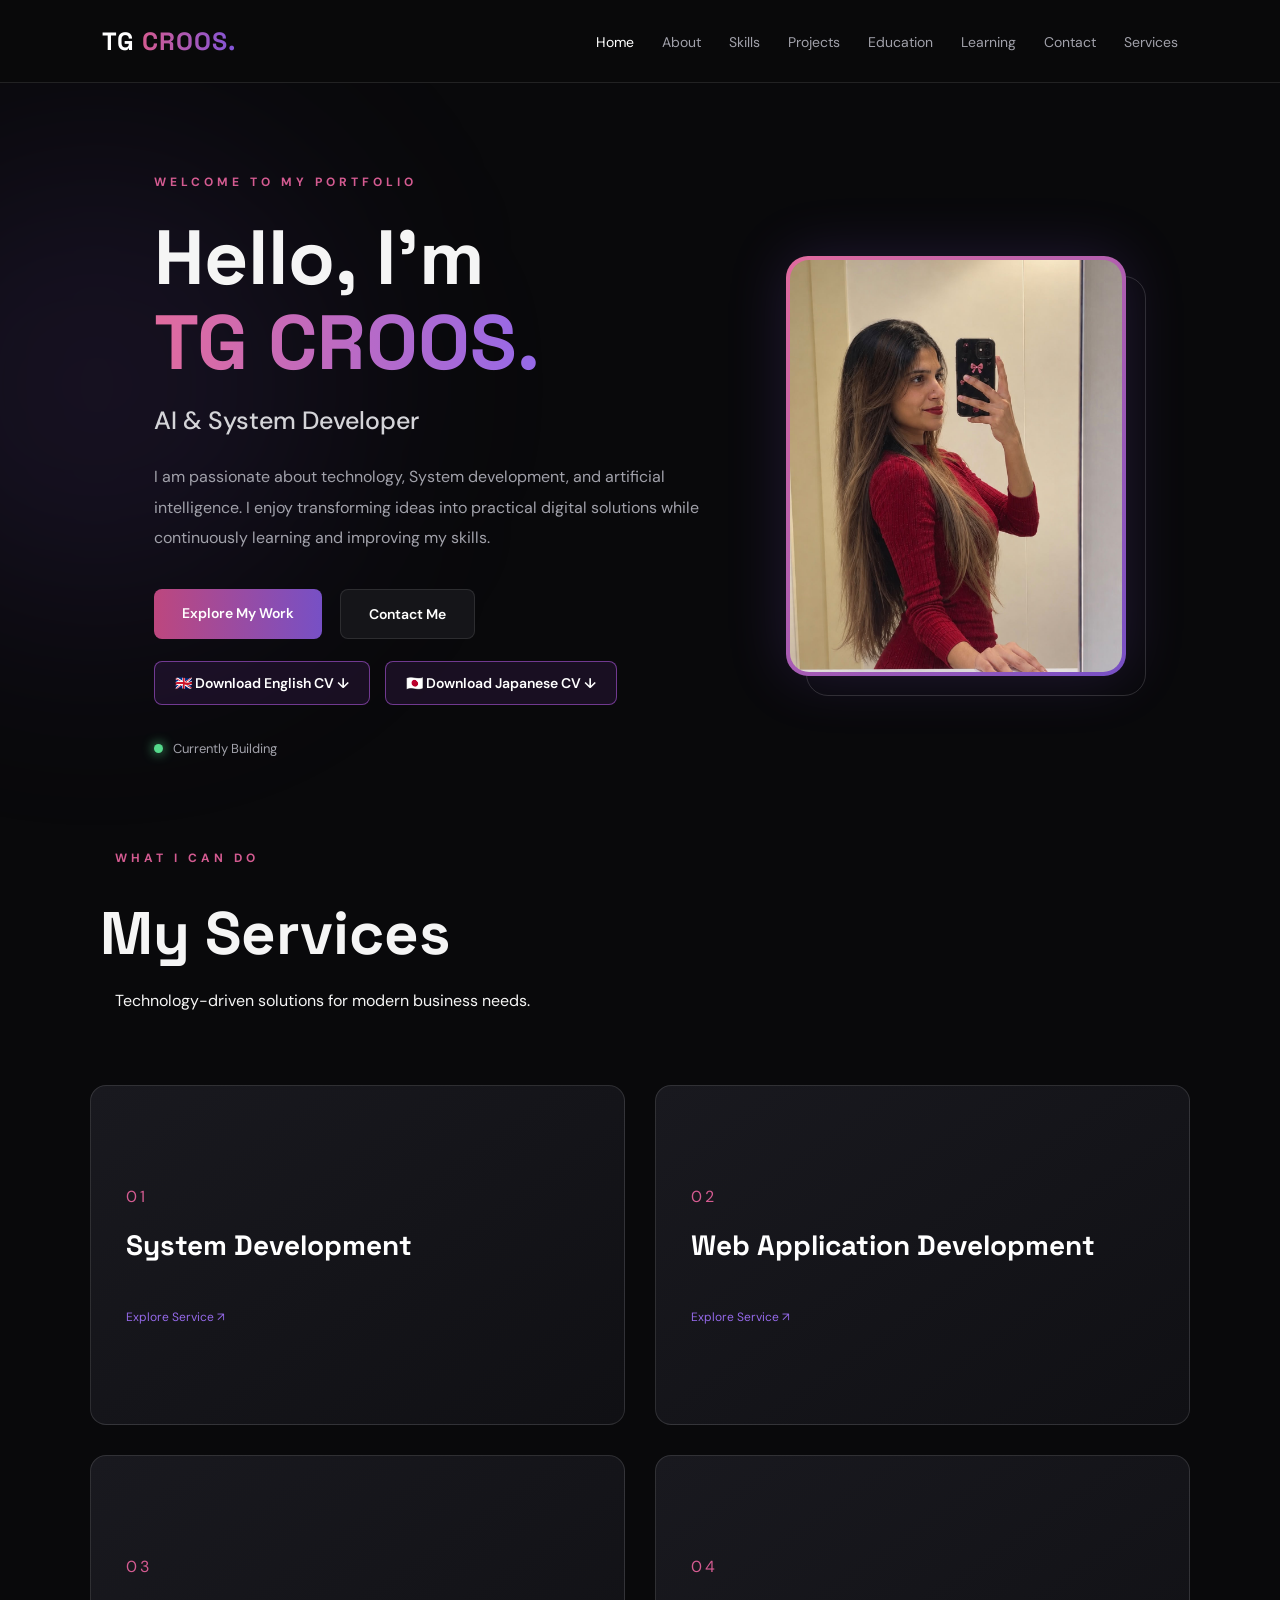
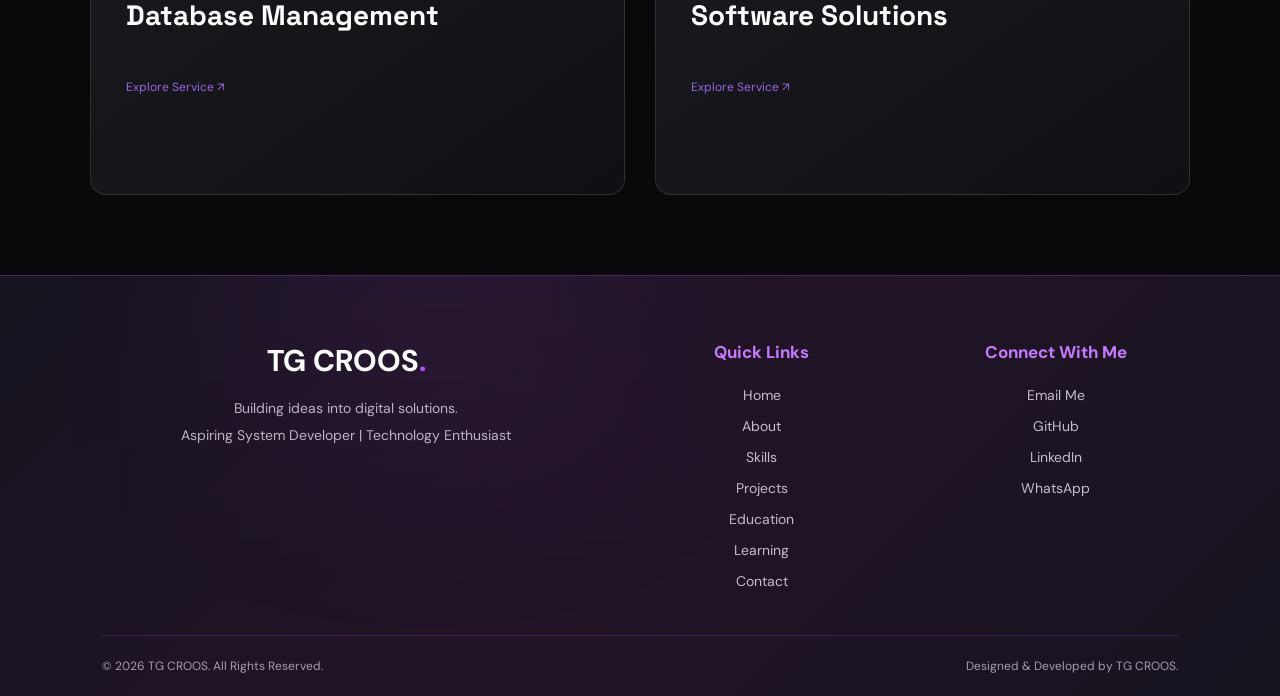
<file: index.html>
<!DOCTYPE html>
<html lang="en">
<head>
    <meta charset="UTF-8">
    <meta name="viewport" content="width=device-width, initial-scale=1.0">

    <title>TG CROOS | AI & Software Developer</title>

    <link rel="stylesheet" href="style.css">
</head>

<body>

    <!-- Navigation -->
    <header class="header">
        <nav class="navbar">

            <a href="index.html" class="logo">TG <span>CROOS.</span></a>

            <ul class="nav-links">
                <li><a href="index.html" class="active">Home</a></li>
                <li><a href="about.html">About</a></li>
                <li><a href="skills.html">Skills</a></li>
                <li><a href="projects.html">Projects</a></li>
                <li><a href="education.html">Education</a></li>
                <li><a href="certifications.html">Learning</a></li>
                <li><a href="contact.html">Contact</a></li>
                <li><a href="#services">Services</a></li>
            </ul>

        </nav>
    </header>


    <!-- Hero Section -->
    <main>

        <section class="hero">

            <div class="hero-content">

                <p class="hero-label">
                    WELCOME TO MY PORTFOLIO
                </p>

                <h1>
                    Hello, I'm <br>
                    <span>TG CROOS.</span>
                </h1>

                <h2>AI & System Developer</h2>

                <p class="hero-description">
                    I am passionate about technology, System
                    development, and artificial intelligence.
                    I enjoy transforming ideas into practical
                    digital solutions while continuously
                    learning and improving my skills.
                </p>

                <div class="hero-buttons">

    <a href="projects.html" class="btn primary-btn">
        Explore My Work
    </a>

    <a href="contact.html" class="btn secondary-btn">
        Contact Me
    </a>

</div>

<div class="cv-buttons">

    <a href="CV_English.pdf" download="TG_CROOS_English_CV.pdf">
        🇬🇧 Download English CV ↓
    </a>

    <a href="CV_Japanese.pdf" download="TG_CROOS_Japanese_CV.pdf">
        🇯🇵 Download Japanese CV ↓
    </a>

</div>
                <div class="hero-status">
                    <span class="status-dot"></span>
                    Currently Building
                </div>

            </div>


            <div class="hero-image">

                <div class="image-frame">
                    <img src="indexphoto.jpeg" alt="TG CROOS Profile">
                </div>

                <div class="image-decoration"></div>

            </div>

        </section>
        <!-- Services Section -->
<section class="services" id="services">

    <div class="section-heading">
        <p class="hero-label">WHAT I CAN DO</p>
        <h2>My <span>Services</span></h2>
        <p>Technology-driven solutions for modern business needs.</p>
    </div>

    <div class="services-container">

        <div class="service-card">

    <div class="service-card-inner">

        <!-- Front Side -->
        <div class="service-front">
            <span class="service-number">01</span>
            <h3>System Development</h3>
            <span class="flip-hint">Explore Service ↗</span>
        </div>

        <!-- Back Side -->
        <div class="service-back">
            <h3>System Development</h3>

            <p>
                Creating practical software systems
                to simplify business operations and
                improve productivity.
            </p>

            <ul class="service-points">
                <li>Custom System Development</li>
                <li>Business Process Automation</li>
                <li>User-Friendly Interfaces</li>
                <li>Workflow Optimization</li>
            </ul>
        </div>

    </div>

</div>

    <div class="service-card">
        <div class="service-card-inner">

    <!-- Front Side -->
    <div class="service-front">
        <span class="service-number">02</span>
        <h3>Web Application Development</h3>
        <span class="flip-hint">Explore Service ↗</span>
    </div>

    <!-- Back Side -->
    <div class="service-back">
        <h3>Web Application Development</h3>

        <p>
            Building modern and responsive web applications
            that provide smooth user experiences and
            practical digital solutions.
        </p>

        <ul class="service-points">
            <li>Responsive Website Development</li>
            <li>Front-End & Back-End Development</li>
            <li>User Authentication</li>
            <li>Interactive Web Features</li>
        </ul>
    </div>

</div>
    </div>

    <div class="service-card">
        <div class="service-card-inner">

    <!-- Front Side -->
    <div class="service-front">
        <span class="service-number">03</span>
        <h3>Database Management</h3>
        <span class="flip-hint">Explore Service ↗</span>
    </div>

    <!-- Back Side -->
    <div class="service-back">
        <h3>Database Management</h3>

        <p>
            Organizing and managing data efficiently
            to ensure secure storage, easy access,
            and reliable information management.
        </p>

        <ul class="service-points">
            <li>Database Design & Structure</li>
            <li>SQL & Oracle Database</li>
            <li>Data Storage & Retrieval</li>
            <li>Data Management</li>
        </ul>
    </div>

</div>
    </div>

    <div class="service-card">
        <div class="service-card-inner">

    <!-- Front Side -->
    <div class="service-front">
        <span class="service-number">04</span>
        <h3>Software Solutions</h3>
        <span class="flip-hint">Explore Service ↗</span>
    </div>

    <!-- Back Side -->
    <div class="service-back">
        <h3>Software Solutions</h3>

        <p>
            Developing technology-driven solutions
            to solve real-world problems and
            improve business efficiency.
        </p>

        <ul class="service-points">
            <li>Custom Software Solutions</li>
            <li>Problem-Solving Through Programming</li>
            <li>Business-Focused Digital Tools</li>
            <li>Software Improvement & Optimization</li>
        </ul>
    </div>

</div>
    </div>

</div>

</section>
    </main>

    <script src="script.js"></script>
<footer class="footer">
    <div class="footer-container">

        <div class="footer-brand">
            <h2>TG CROOS<span>.</span></h2>
            <p>Building ideas into digital solutions.</p>
            <p>Aspiring System Developer | Technology Enthusiast</p>
        </div>

        <div class="footer-links">
            <h3>Quick Links</h3>
            <a href="index.html">Home</a>
            <a href="about.html">About</a>
            <a href="skills.html">Skills</a>
            <a href="projects.html">Projects</a>
            <a href="education.html">Education</a>
            <a href="learning.html">Learning</a>
            <a href="contact.html">Contact</a>
        </div>

        <div class="footer-contact">
            <h3>Connect With Me</h3>
            <a href="mailto:tgimhani88@gmail.com">Email Me</a>
            <a href="https://github.com/P2A-THARUSHIKA" target="_blank">GitHub</a>
            <a href="https://www.linkedin.com/in/tharushika-gimhani-279110413/" target="_blank">LinkedIn</a>
            <a href="https://wa.me/819098455620" target="_blank">WhatsApp</a>
        </div>

    </div>

    <div class="footer-bottom">
        <p>© 2026 TG CROOS. All Rights Reserved.</p>
        <p>Designed & Developed by TG CROOS.</p>
    </div>
</footer>
</body>
</html>
</file>
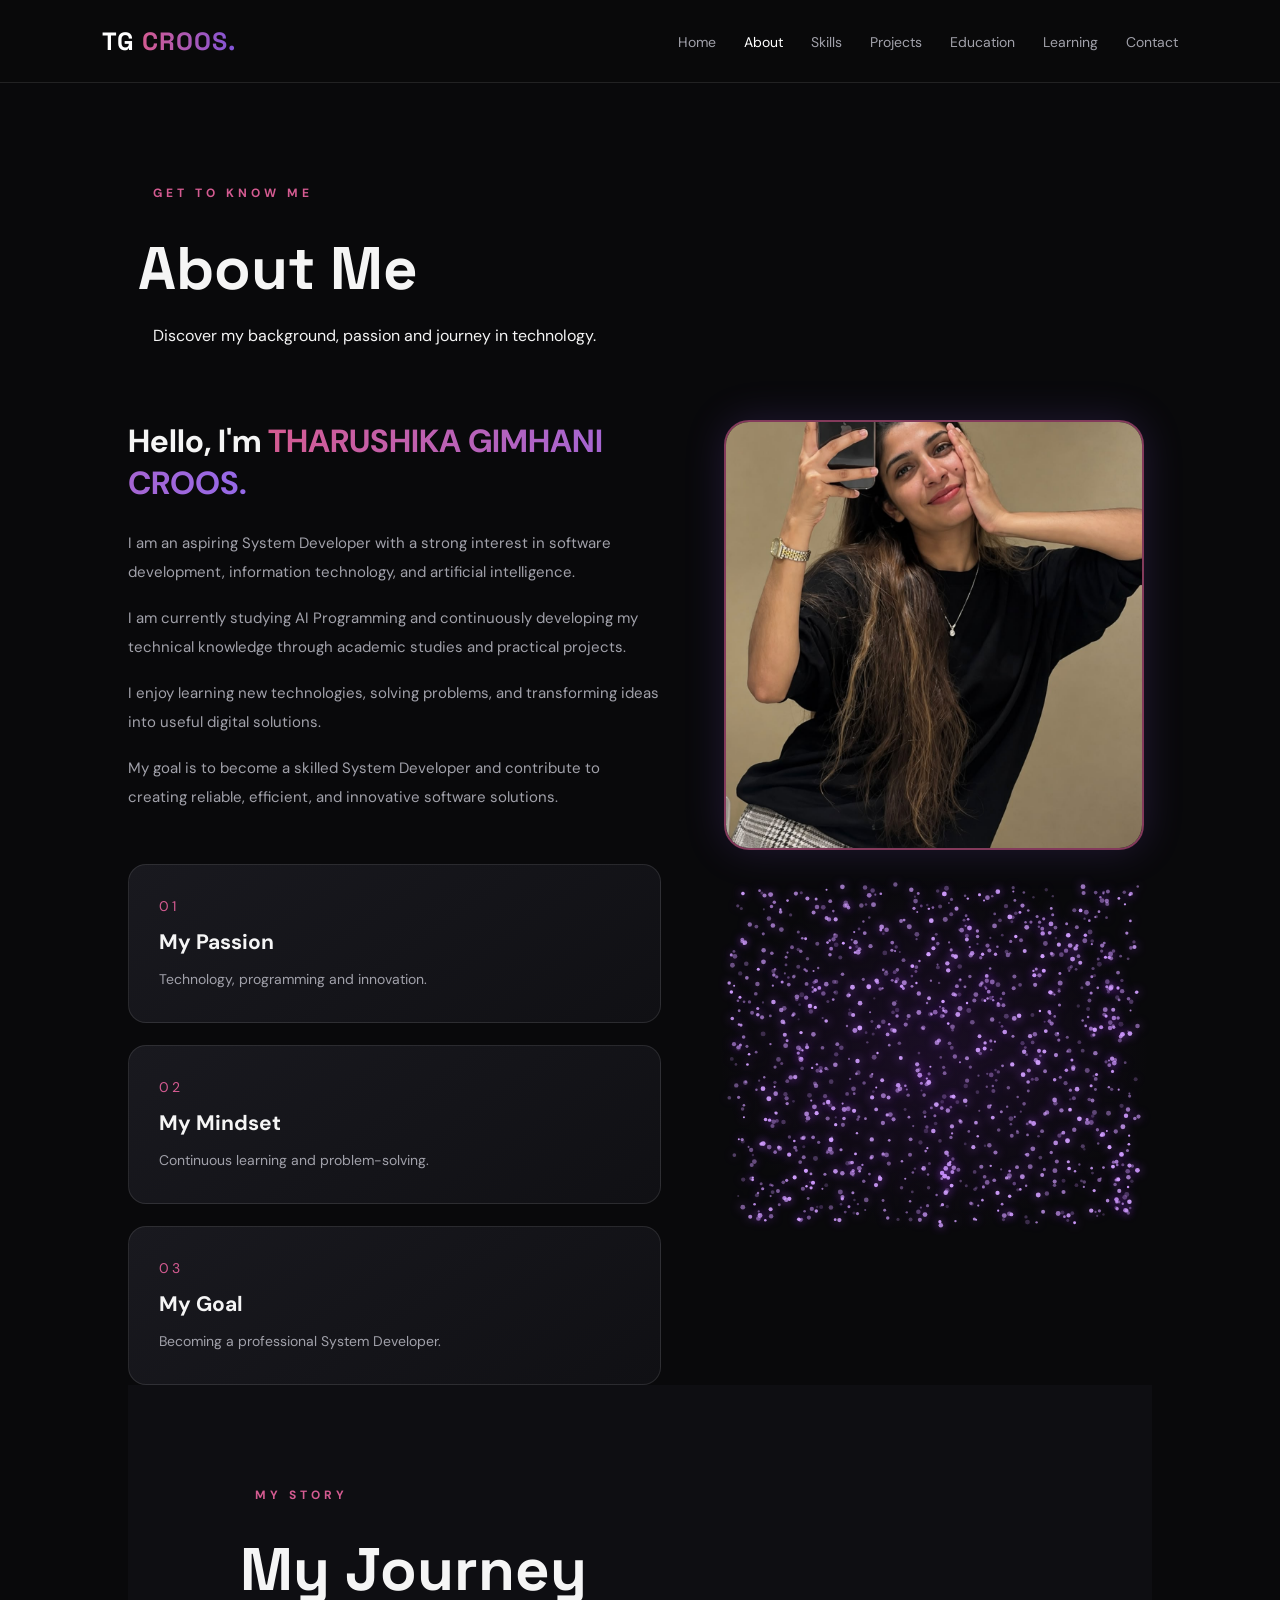
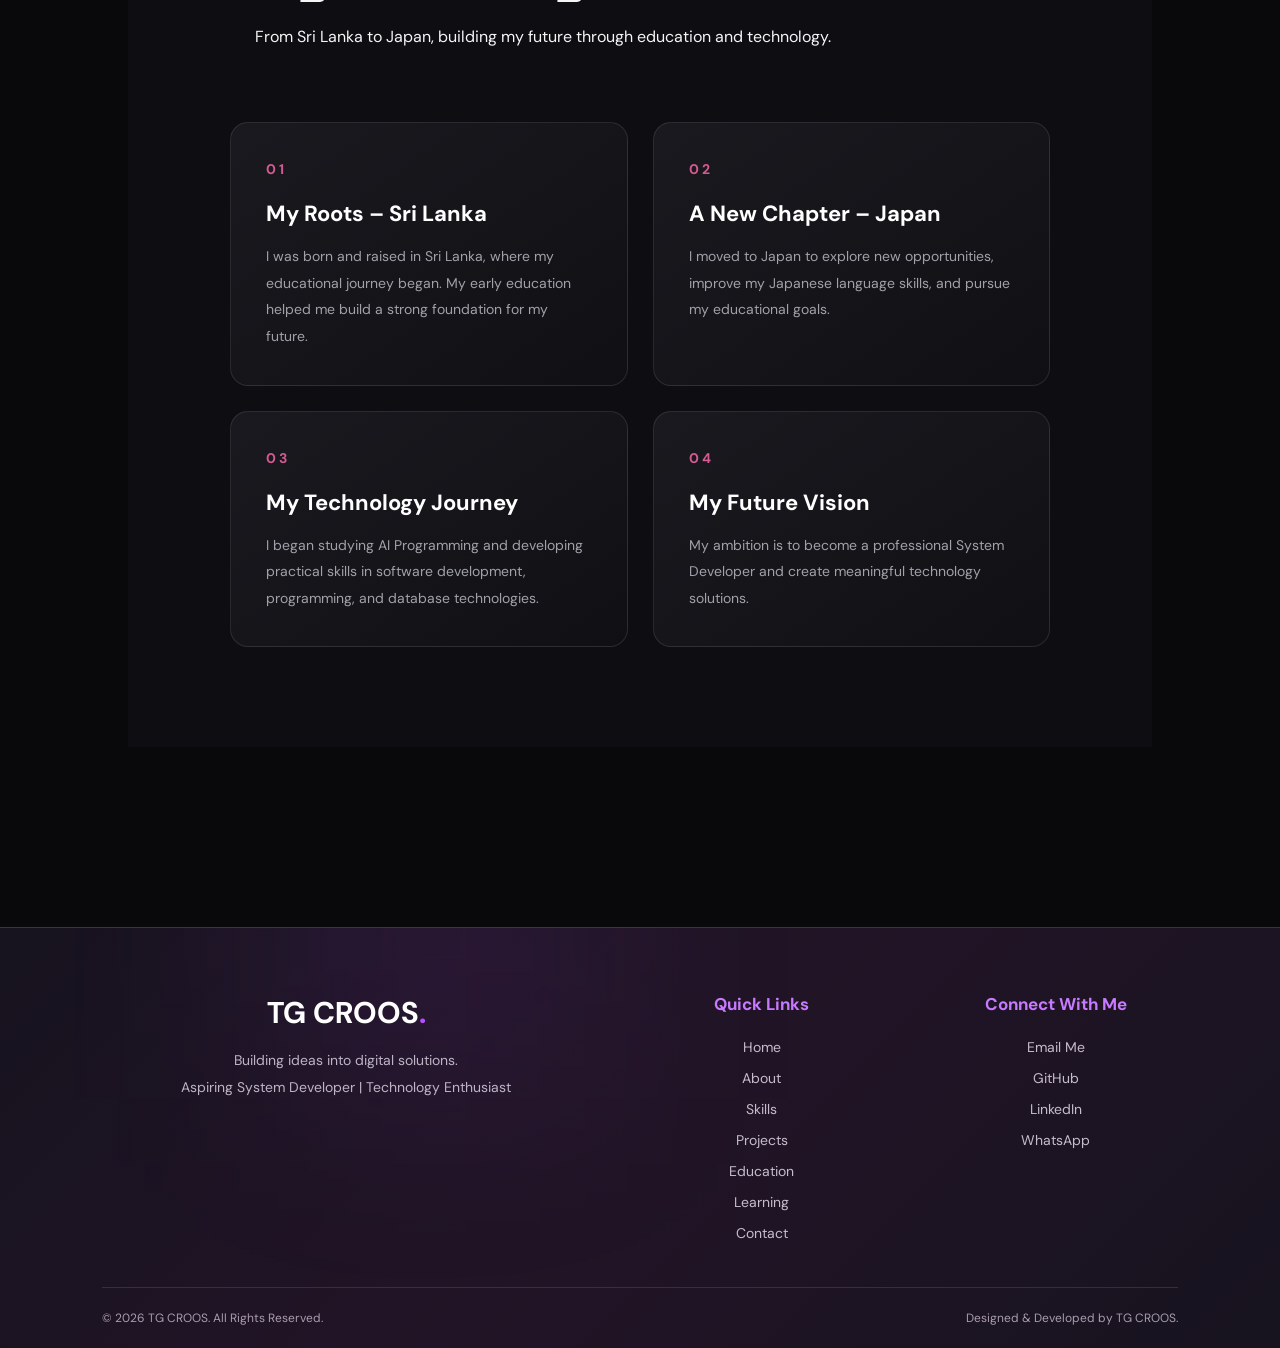
<file: about.html>
<!DOCTYPE html>
<html lang="en">
<head>
    <meta charset="UTF-8">
    <meta name="viewport" content="width=device-width, initial-scale=1.0">

    <title>About Me | TG CROOS</title>

    <link rel="stylesheet" href="style.css">
</head>

<body>

    <!-- Navigation -->
    <header class="header">
        <nav class="navbar">

            <a href="index.html" class="logo">TG <span>CROOS.</span></a>

            <ul class="nav-links">
                <li><a href="index.html">Home</a></li>
                <li><a href="about.html" class="active">About</a></li>
                <li><a href="skills.html">Skills</a></li>
                <li><a href="projects.html">Projects</a></li>
                <li><a href="education.html">Education</a></li>
                <li><a href="certifications.html">Learning</a></li>
                <li><a href="contact.html">Contact</a></li>
            </ul>

        </nav>
    </header>


    <!-- About Hero -->
    <main>

        <section class="about-section">

            <div class="section-heading">
                <p class="hero-label">GET TO KNOW ME</p>
                <h2>About <span>Me</span></h2>
                <p>Discover my background, passion and journey in technology.</p>
            </div>


            <!-- About Content -->
            <div class="about-content">

                <!-- LEFT SIDE -->
                <div class="about-left">

                    <!-- About Text -->
                    <div class="about-text">

                        <h3>Hello, I'm <span>THARUSHIKA GIMHANI CROOS.</span></h3>

                        <p>
                            I am an aspiring System Developer with a strong
                            interest in software development, information
                            technology, and artificial intelligence.
                        </p>

                        <p>
                            I am currently studying AI Programming and
                            continuously developing my technical knowledge
                            through academic studies and practical projects.
                        </p>

                        <p>
                            I enjoy learning new technologies, solving
                            problems, and transforming ideas into useful
                            digital solutions.
                        </p>

                        <p>
                            My goal is to become a skilled System Developer
                            and contribute to creating reliable, efficient,
                            and innovative software solutions.
                        </p>

                    </div>


                    <!-- Highlight Cards -->
                    <div class="about-highlight">

                        <div class="highlight-card">
                            <span>01</span>
                            <h3>My Passion</h3>
                            <p>Technology, programming and innovation.</p>
                        </div>

                        <div class="highlight-card">
                            <span>02</span>
                            <h3>My Mindset</h3>
                            <p>Continuous learning and problem-solving.</p>
                        </div>

                        <div class="highlight-card">
                            <span>03</span>
                            <h3>My Goal</h3>
                            <p>Becoming a professional System Developer.</p>
                        </div>

                    </div>

                </div>


                <!-- RIGHT SIDE -->
                <div class="about-right">

                    <!-- Profile Photo -->
                    <div class="about-photo">

                        <div class="about-image-frame">
                            <img src="aboutphoto.jpeg" alt="TG CROOS">
                        </div>

                    </div>


                    <!-- TG CROOS Particle Animation -->
                    <section class="croos-animation">
                        <canvas id="croosCanvas"></canvas>
                    </section>

                </div>

            </div>


            <!-- My Journey -->
            <div class="journey-section">

                <div class="section-heading">
                    <p class="hero-label">MY STORY</p>
                    <h2>My <span>Journey</span></h2>
                    <p>
                        From Sri Lanka to Japan, building my future
                        through education and technology.
                    </p>
                </div>


                <div class="journey-content">

                    <div class="journey-card">
                        <span>01</span>
                        <h3>My Roots – Sri Lanka</h3>
                        <p>
                            I was born and raised in Sri Lanka, where
                            my educational journey began. My early
                            education helped me build a strong
                            foundation for my future.
                        </p>
                    </div>


                    <div class="journey-card">
                        <span>02</span>
                        <h3>A New Chapter – Japan</h3>
                        <p>
                            I moved to Japan to explore new
                            opportunities, improve my Japanese
                            language skills, and pursue my
                            educational goals.
                        </p>
                    </div>


                    <div class="journey-card">
                        <span>03</span>
                        <h3>My Technology Journey</h3>
                        <p>
                            I began studying AI Programming and
                            developing practical skills in software
                            development, programming, and database
                            technologies.
                        </p>
                    </div>


                    <div class="journey-card">
                        <span>04</span>
                        <h3>My Future Vision</h3>
                        <p>
                            My ambition is to become a professional
                            System Developer and create meaningful
                            technology solutions.
                        </p>
                    </div>

                </div>

            </div>

        </section>

    </main>


    <!-- Footer -->

    <script src="script.js"></script>
<footer class="footer">
    <div class="footer-container">

        <div class="footer-brand">
            <h2>TG CROOS<span>.</span></h2>
            <p>Building ideas into digital solutions.</p>
            <p>Aspiring System Developer | Technology Enthusiast</p>
        </div>

        <div class="footer-links">
            <h3>Quick Links</h3>
            <a href="index.html">Home</a>
            <a href="about.html">About</a>
            <a href="skills.html">Skills</a>
            <a href="projects.html">Projects</a>
            <a href="education.html">Education</a>
            <a href="learning.html">Learning</a>
            <a href="contact.html">Contact</a>
        </div>

        <div class="footer-contact">
            <h3>Connect With Me</h3>
            <a href="mailto:tgimhani88@gmail.com">Email Me</a>
            <a href="https://github.com/P2A-THARUSHIKA" target="_blank">GitHub</a>
            <a href="https://www.linkedin.com/in/tharushika-gimhani-279110413/" target="_blank">LinkedIn</a>
            <a href="https://wa.me/819098455620" target="_blank">WhatsApp</a>
        </div>

    </div>

    <div class="footer-bottom">
        <p>© 2026 TG CROOS. All Rights Reserved.</p>
        <p>Designed & Developed by TG CROOS.</p>
    </div>
</footer>
</body>
</html>
</file>
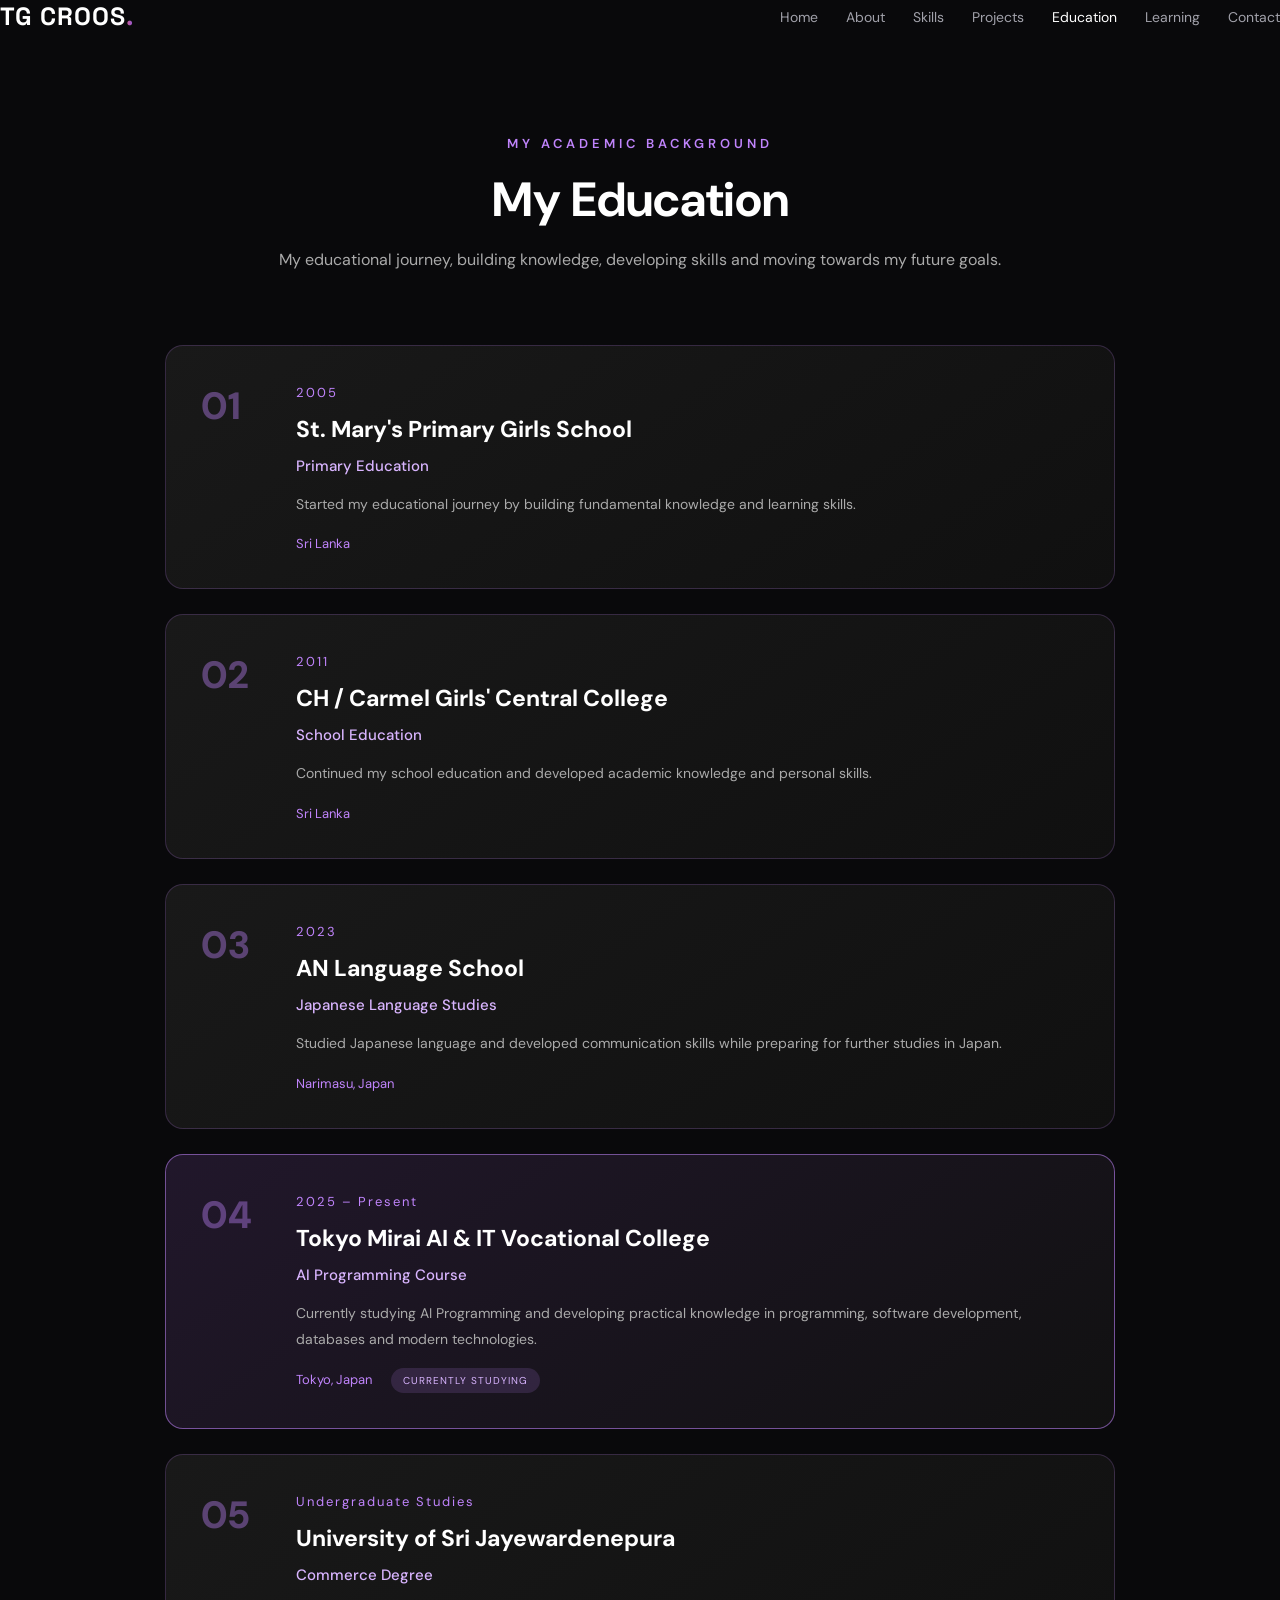
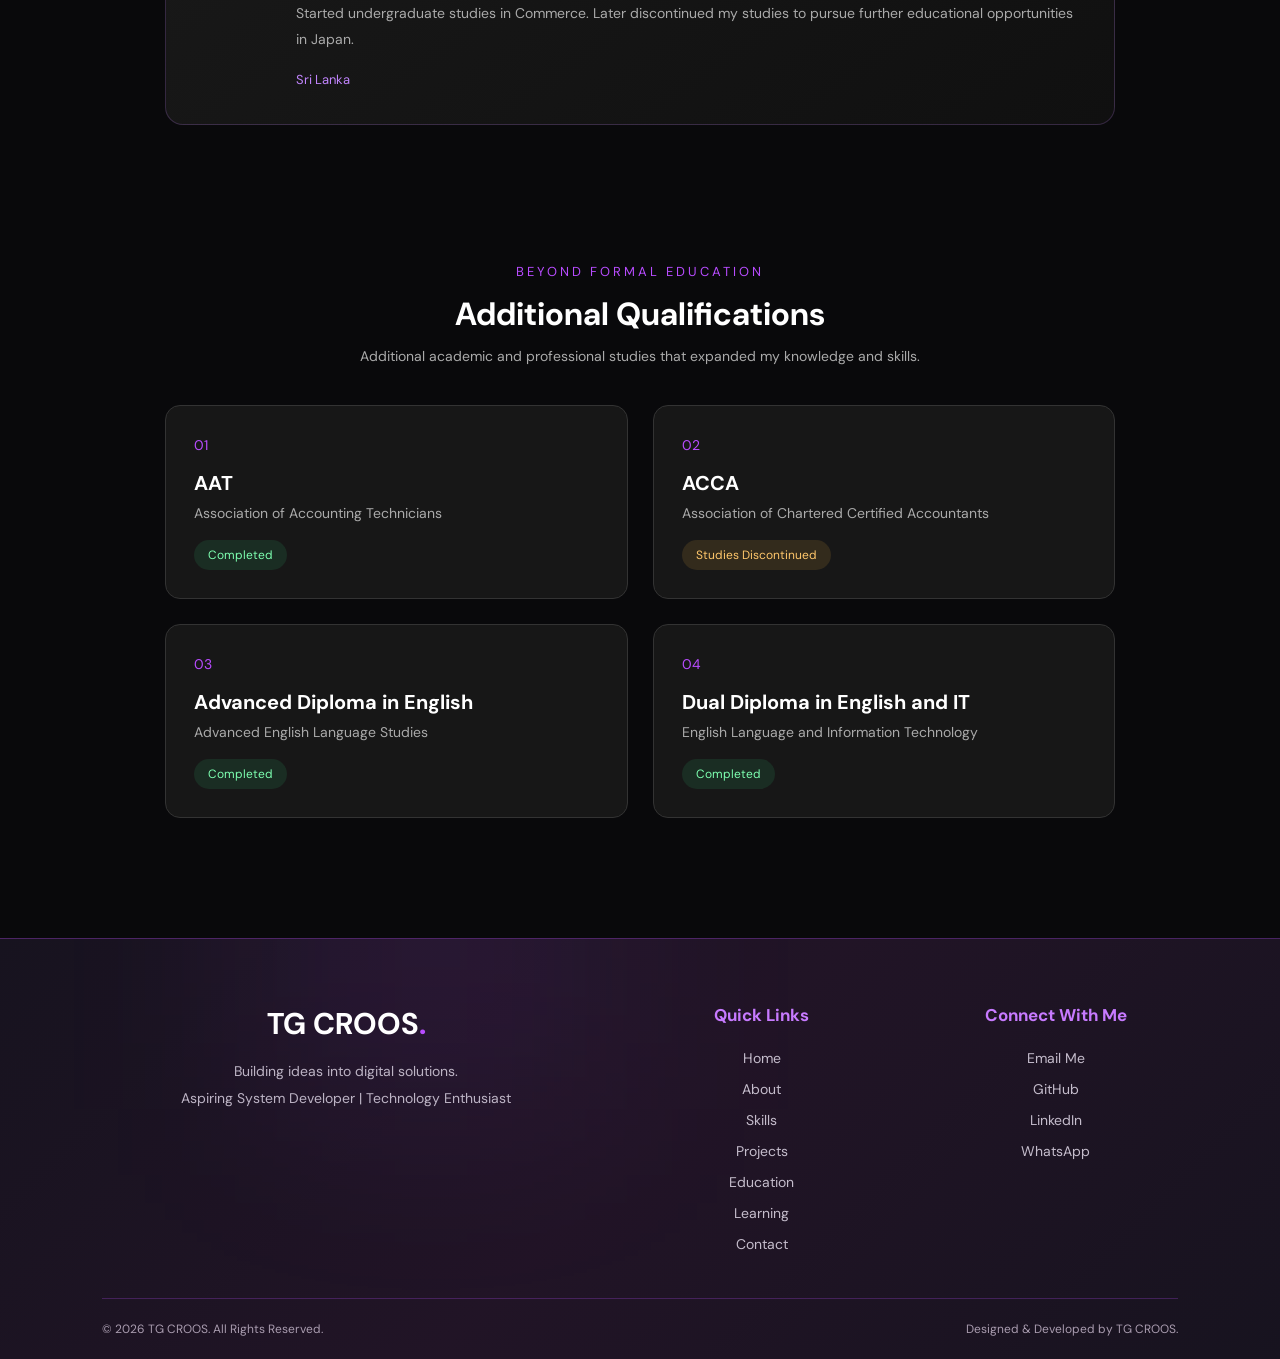
<file: education.html>
<!DOCTYPE html>
<html lang="en">
<head>
    <meta charset="UTF-8">
    <meta name="viewport" content="width=device-width, initial-scale=1.0">
    <title>Education | TG CROOS</title>
    <link rel="stylesheet" href="style.css">
</head>
<body>

    <header>
        <nav class="navbar">
            <a href="index.html" class="logo">TG CROOS<span>.</span></a>

            <ul class="nav-links">
                <li><a href="index.html">Home</a></li>
                <li><a href="about.html">About</a></li>
                <li><a href="skills.html">Skills</a></li>
                <li><a href="projects.html">Projects</a></li>
                <li><a href="education.html" class="active">Education</a></li>
                <li><a href="learning.html">Learning</a></li>
                <li><a href="contact.html">Contact</a></li>
            </ul>
        </nav>
    </header>

    <main class="education-section">

        <div class="education-heading">
            <span>MY ACADEMIC BACKGROUND</span>
            <h1>My Education</h1>
            <p>
                My educational journey, building knowledge,
                developing skills and moving towards my future goals.
            </p>
        </div>

        <div class="education-timeline">

            <article class="education-card">
                <div class="education-number">01</div>
                <div class="education-info">
                    <span class="education-period">2005</span>
                    <h2>St. Mary's Primary Girls School</h2>
                    <h3>Primary Education</h3>
                    <p>
                        Started my educational journey by building
                        fundamental knowledge and learning skills.
                    </p>
                    <span class="education-location">Sri Lanka</span>
                </div>
            </article>

            <article class="education-card">
                <div class="education-number">02</div>
                <div class="education-info">
                    <span class="education-period">2011</span>
                    <h2>CH / Carmel Girls' Central College</h2>
                    <h3>School Education</h3>
                    <p>
                        Continued my school education and developed
                        academic knowledge and personal skills.
                    </p>
                    <span class="education-location">Sri Lanka</span>
                </div>
            </article>

            <article class="education-card">
                <div class="education-number">03</div>
                <div class="education-info">
                    <span class="education-period">2023</span>
                    <h2>AN Language School</h2>
                    <h3>Japanese Language Studies</h3>
                    <p>
                        Studied Japanese language and developed
                        communication skills while preparing for
                        further studies in Japan.
                    </p>
                    <span class="education-location">Narimasu, Japan</span>
                </div>
            </article>

            <article class="education-card current-education">
                <div class="education-number">04</div>
                <div class="education-info">
                    <span class="education-period">2025 – Present</span>
                    <h2>Tokyo Mirai AI & IT Vocational College</h2>
                    <h3>AI Programming Course</h3>
                    <p>
                        Currently studying AI Programming and developing
                        practical knowledge in programming, software
                        development, databases and modern technologies.
                    </p>
                    <span class="education-location">Tokyo, Japan</span>
                    <span class="current-badge">CURRENTLY STUDYING</span>
                </div>
            </article>
         <article class="education-card">
    <div class="education-number">05</div>

    <div class="education-info">
        <span class="education-period">Undergraduate Studies</span>
        <h2>University of Sri Jayewardenepura</h2>
        <h3>Commerce Degree</h3>
        <p>
            Started undergraduate studies in Commerce.
            Later discontinued my studies to pursue further
            educational opportunities in Japan.
        </p>
        <span class="education-location">Sri Lanka</span>
    </div>
</article>
<!-- Additional Qualifications -->

<section class="qualifications-section">

    <div class="qualifications-heading">
        <span>BEYOND FORMAL EDUCATION</span>
        <h2>Additional Qualifications</h2>
        <p>Additional academic and professional studies that expanded my knowledge and skills.</p>
    </div>

    <div class="qualifications-grid">

        <div class="qualification-card">
            <span class="qualification-number">01</span>
            <h3>AAT</h3>
            <p>Association of Accounting Technicians</p>
            <span class="qualification-status completed">Completed</span>
        </div>

        <div class="qualification-card">
            <span class="qualification-number">02</span>
            <h3>ACCA</h3>
            <p>Association of Chartered Certified Accountants</p>
            <span class="qualification-status discontinued">Studies Discontinued</span>
        </div>

        <div class="qualification-card">
            <span class="qualification-number">03</span>
            <h3>Advanced Diploma in English</h3>
            <p>Advanced English Language Studies</p>
            <span class="qualification-status completed">Completed</span>
        </div>

        <div class="qualification-card">
            <span class="qualification-number">04</span>
            <h3>Dual Diploma in English and IT</h3>
            <p>English Language and Information Technology</p>
            <span class="qualification-status completed">Completed</span>
        </div>

    </div>

</section>
        </div>

    </main>

    <footer class="footer">
    <div class="footer-container">

        <div class="footer-brand">
            <h2>TG CROOS<span>.</span></h2>
            <p>Building ideas into digital solutions.</p>
            <p>Aspiring System Developer | Technology Enthusiast</p>
        </div>

        <div class="footer-links">
            <h3>Quick Links</h3>
            <a href="index.html">Home</a>
            <a href="about.html">About</a>
            <a href="skills.html">Skills</a>
            <a href="projects.html">Projects</a>
            <a href="education.html">Education</a>
            <a href="learning.html">Learning</a>
            <a href="contact.html">Contact</a>
        </div>

        <div class="footer-contact">
            <h3>Connect With Me</h3>
            <a href="mailto:tgimhani88@gmail.com">Email Me</a>
            <a href="https://github.com/P2A-THARUSHIKA" target="_blank">GitHub</a>
            <a href="https://www.linkedin.com/in/tharushika-gimhani-279110413/" target="_blank">LinkedIn</a>
            <a href="https://wa.me/819098455620" target="_blank">WhatsApp</a>
        </div>

    </div>

    <div class="footer-bottom">
        <p>© 2026 TG CROOS. All Rights Reserved.</p>
        <p>Designed & Developed by TG CROOS.</p>
    </div>
</footer>

</body>

</html>
</file>
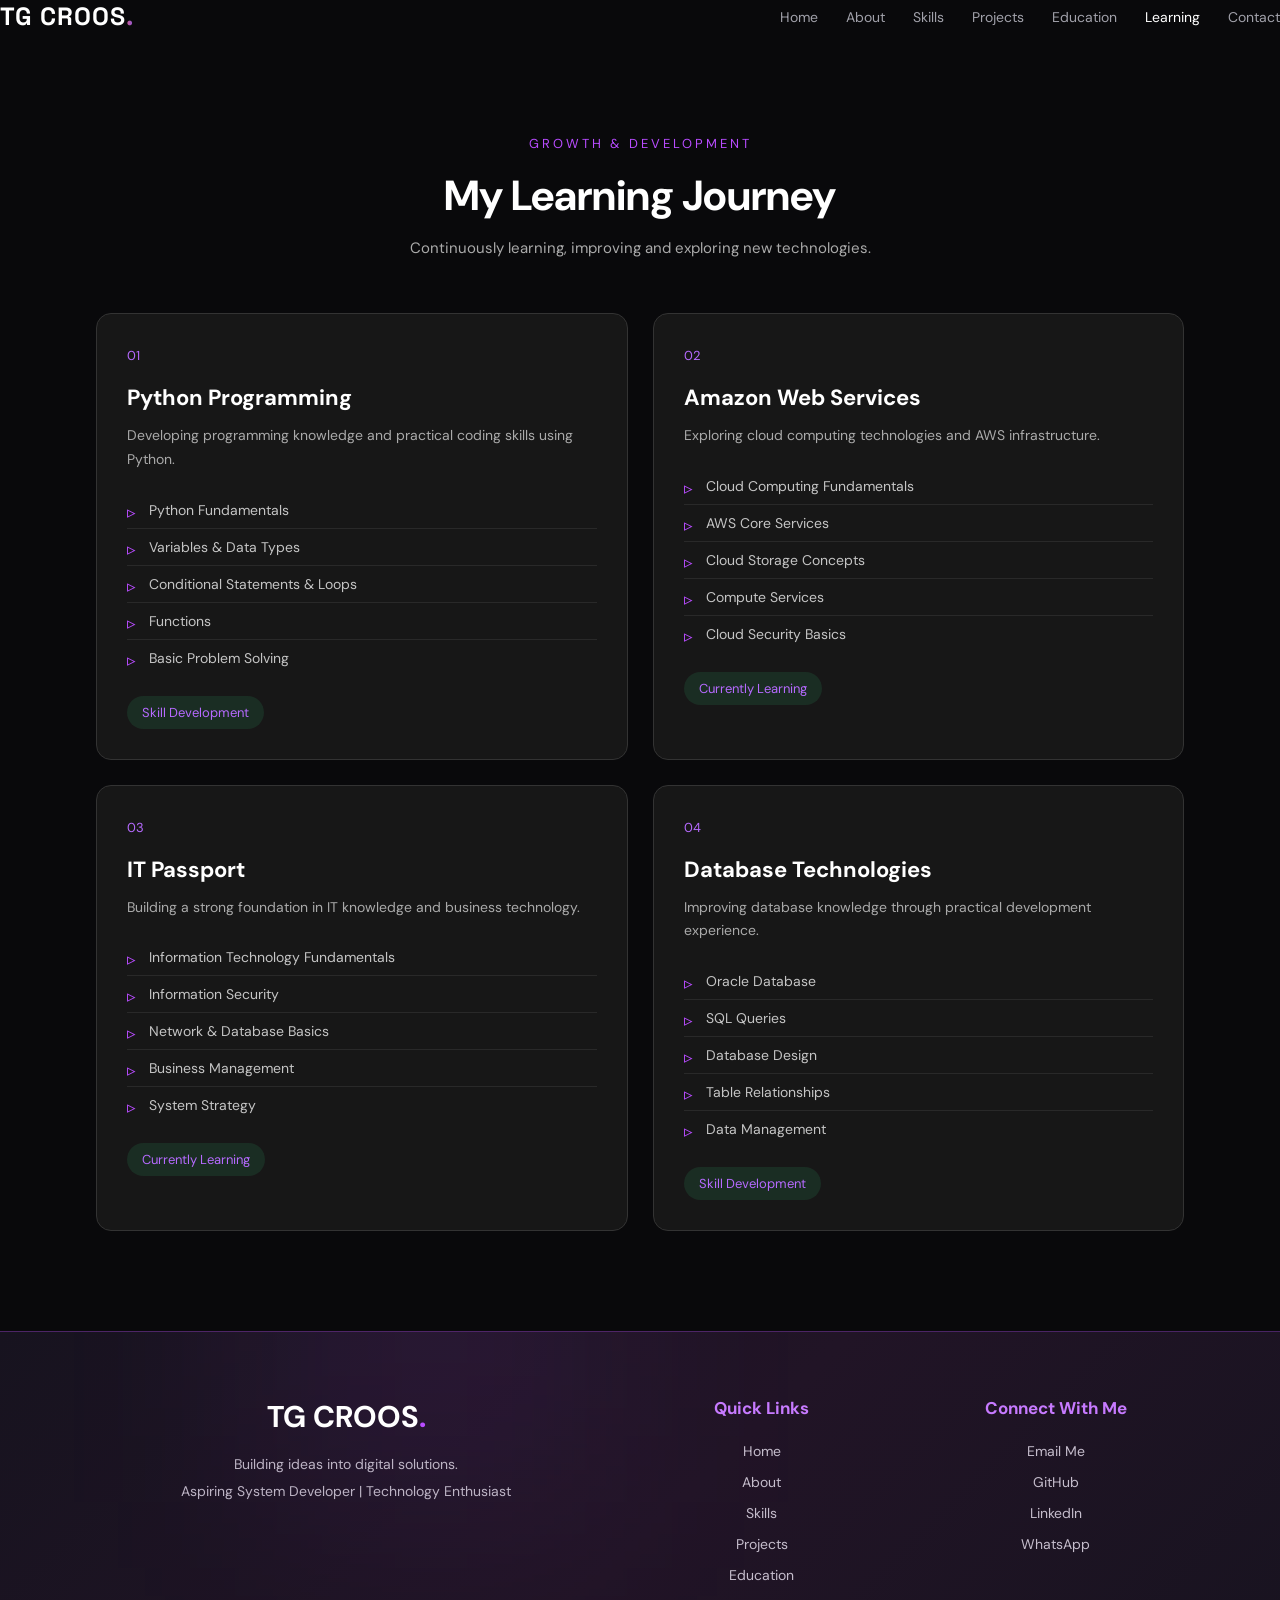
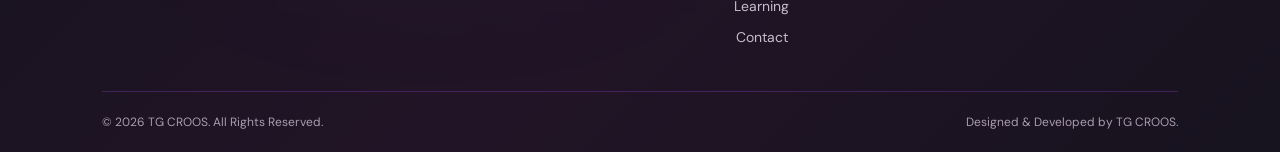
<file: learning.html>
<!DOCTYPE html>
<html lang="en">
<head>
    <meta charset="UTF-8">
    <meta name="viewport" content="width=device-width, initial-scale=1.0">
    <title>Learning | TG CROOS</title>
    <link rel="stylesheet" href="style.css">
</head>
<body>

    <header>
    <nav class="navbar">
        <a href="index.html" class="logo">TG CROOS<span>.</span></a>

        <ul class="nav-links">
            <li><a href="index.html">Home</a></li>
            <li><a href="about.html">About</a></li>
            <li><a href="skills.html">Skills</a></li>
            <li><a href="projects.html">Projects</a></li>
            <li><a href="education.html">Education</a></li>
            <li><a href="learning.html" class="active">Learning</a></li>
            <li><a href="contact.html">Contact</a></li>
        </ul>
    </nav>
</header>

    <section class="learning-section">

        <div class="learning-heading">
            <span>GROWTH & DEVELOPMENT</span>
            <h1>My Learning Journey</h1>
            <p>Continuously learning, improving and exploring new technologies.</p>
        </div>

        <div class="learning-grid">

    <div class="learning-card">
        <span class="learning-number">01</span>
        <h2>Python Programming</h2>
        <p>Developing programming knowledge and practical coding skills using Python.</p>
        <ul>
            <li>Python Fundamentals</li>
            <li>Variables & Data Types</li>
            <li>Conditional Statements & Loops</li>
            <li>Functions</li>
            <li>Basic Problem Solving</li>
        </ul>
        <span class="learning-status">Skill Development</span>
    </div>

    <div class="learning-card">
        <span class="learning-number">02</span>
        <h2>Amazon Web Services</h2>
        <p>Exploring cloud computing technologies and AWS infrastructure.</p>
        <ul>
            <li>Cloud Computing Fundamentals</li>
            <li>AWS Core Services</li>
            <li>Cloud Storage Concepts</li>
            <li>Compute Services</li>
            <li>Cloud Security Basics</li>
        </ul>
        <span class="learning-status">Currently Learning</span>
    </div>

    <div class="learning-card">
        <span class="learning-number">03</span>
        <h2>IT Passport</h2>
        <p>Building a strong foundation in IT knowledge and business technology.</p>
        <ul>
            <li>Information Technology Fundamentals</li>
            <li>Information Security</li>
            <li>Network & Database Basics</li>
            <li>Business Management</li>
            <li>System Strategy</li>
        </ul>
        <span class="learning-status">Currently Learning</span>
    </div>

    <div class="learning-card">
        <span class="learning-number">04</span>
        <h2>Database Technologies</h2>
        <p>Improving database knowledge through practical development experience.</p>
        <ul>
            <li>Oracle Database</li>
            <li>SQL Queries</li>
            <li>Database Design</li>
            <li>Table Relationships</li>
            <li>Data Management</li>
        </ul>
        <span class="learning-status">Skill Development</span>
    </div>

</div>

    </section>
<footer class="footer">
    <div class="footer-container">

        <div class="footer-brand">
            <h2>TG CROOS<span>.</span></h2>
            <p>Building ideas into digital solutions.</p>
            <p>Aspiring System Developer | Technology Enthusiast</p>
        </div>

        <div class="footer-links">
            <h3>Quick Links</h3>
            <a href="index.html">Home</a>
            <a href="about.html">About</a>
            <a href="skills.html">Skills</a>
            <a href="projects.html">Projects</a>
            <a href="education.html">Education</a>
            <a href="learning.html">Learning</a>
            <a href="contact.html">Contact</a>
        </div>

        <div class="footer-contact">
            <h3>Connect With Me</h3>
            <a href="mailto:tgimhani88@gmail.com">Email Me</a>
            <a href="https://github.com/P2A-THARUSHIKA" target="_blank">GitHub</a>
            <a href="https://www.linkedin.com/in/tharushika-gimhani-279110413/" target="_blank">LinkedIn</a>
            <a href="https://wa.me/819098455620" target="_blank">WhatsApp</a>
        </div>

    </div>

    <div class="footer-bottom">
        <p>© 2026 TG CROOS. All Rights Reserved.</p>
        <p>Designed & Developed by TG CROOS.</p>
    </div>
</footer>
</body>
</html>
</file>
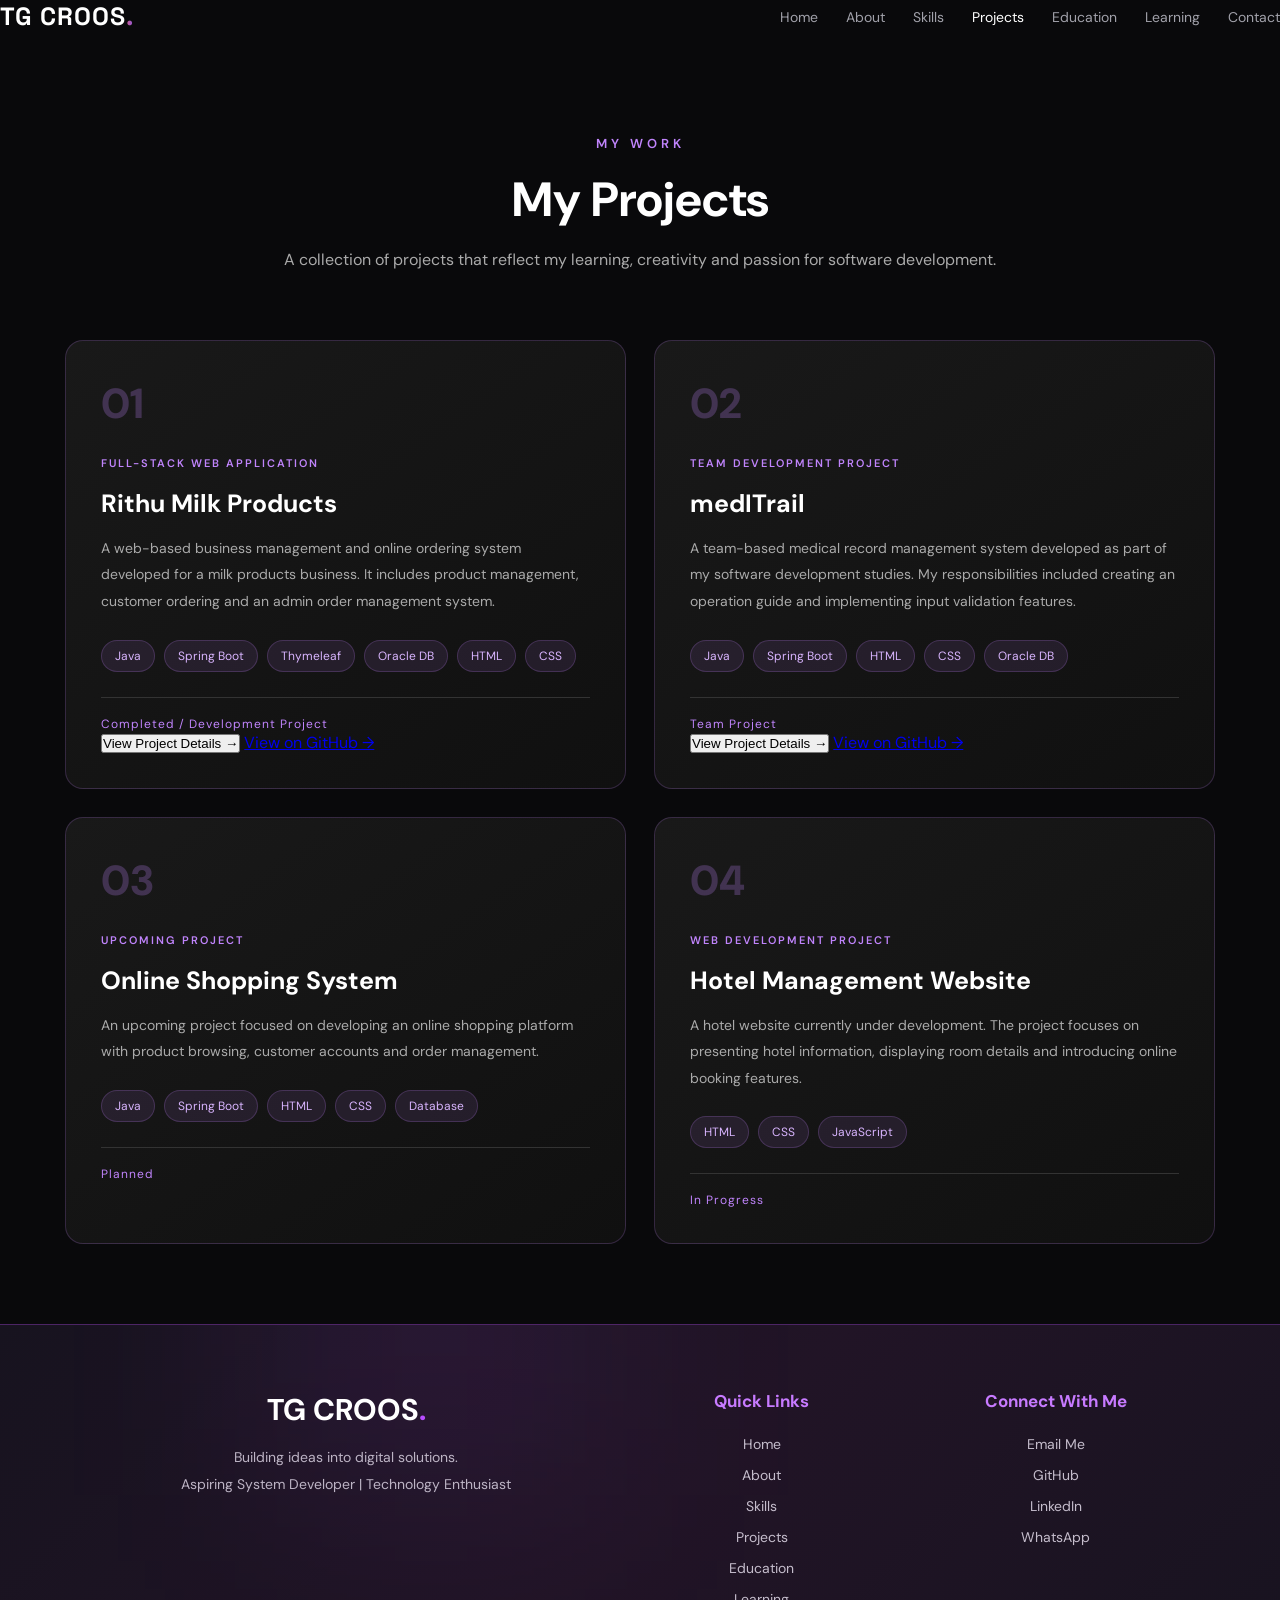
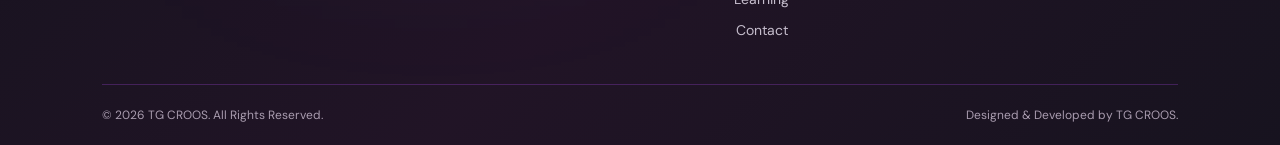
<file: projects.html>
<!DOCTYPE html>
<html lang="en">

<head>
    <meta charset="UTF-8">
    <meta name="viewport" content="width=device-width, initial-scale=1.0">

    <title>Projects | TG CROOS</title>

    <link rel="stylesheet" href="style.css">
</head>

<body>

    <!-- NAVBAR -->
    <header>
        <nav class="navbar">

            <a href="index.html" class="logo">TG CROOS<span>.</span></a>

            <ul class="nav-links">
                <li><a href="index.html">Home</a></li>
                <li><a href="about.html">About</a></li>
                <li><a href="skills.html">Skills</a></li>
                <li><a href="projects.html" class="active">Projects</a></li>
                <li><a href="education.html">Education</a></li>
                <li><a href="learning.html">Learning</a></li>
                <li><a href="contact.html">Contact</a></li>
            </ul>

        </nav>
    </header>


    <!-- PROJECTS SECTION -->
    <main class="projects-section">

        <div class="projects-heading">

            <span>MY WORK</span>

            <h1>My Projects</h1>

            <p>
                A collection of projects that reflect my learning,
                creativity and passion for software development.
            </p>

        </div>


        <!-- PROJECT CARDS -->
        <div class="projects-grid">


            <!-- PROJECT 01 : RITHU MILK PRODUCTS -->
            <article class="project-card">

                <div class="project-number">01</div>

                <div class="project-content">

                    <span class="project-type">
                        FULL-STACK WEB APPLICATION
                    </span>

                    <h2>Rithu Milk Products</h2>

                    <p>
                        A web-based business management and online ordering
                        system developed for a milk products business.
                        It includes product management, customer ordering
                        and an admin order management system.
                    </p>

                    <div class="project-tech">
                        <span>Java</span>
                        <span>Spring Boot</span>
                        <span>Thymeleaf</span>
                        <span>Oracle DB</span>
                        <span>HTML</span>
                        <span>CSS</span>
                    </div>

                    <div class="project-status">
                        Completed / Development Project
                    </div>

                    <button
                        type="button"
                        class="project-btn"
                        onclick="showRithuDetails()">

                        View Project Details →

                    </button>

                    <a
                        href="https://github.com/P2A-THARUSHIKA/YogurtBusiness"
                        class="project-btn"
                        target="_blank"
                        rel="noopener noreferrer">

                        View on GitHub →

                    </a>

                </div>

            </article>



            <!-- PROJECT 02 : MEDITRAIL -->
            <article class="project-card">

                <div class="project-number">02</div>

                <div class="project-content">

                    <span class="project-type">
                        TEAM DEVELOPMENT PROJECT
                    </span>

                    <h2>medITrail</h2>

                    <p>
                        A team-based medical record management system
                        developed as part of my software development studies.
                        My responsibilities included creating an operation
                        guide and implementing input validation features.
                    </p>

                    <div class="project-tech">
                        <span>Java</span>
                        <span>Spring Boot</span>
                        <span>HTML</span>
                        <span>CSS</span>
                        <span>Oracle DB</span>
                    </div>

                    <div class="project-status">
                        Team Project
                    </div>

                    <button
                        type="button"
                        class="project-btn"
                        onclick="showMedITrailDetails()">

                        View Project Details →

                    </button>
                    <a
    href="https://github.com/P2A-HEIN/P2A_medITrail"
    class="project-btn"
    target="_blank"
    rel="noopener noreferrer">

    View on GitHub →

</a>

                </div>

            </article>



            <!-- PROJECT 03 : ONLINE SHOPPING SYSTEM -->
            <article class="project-card">

                <div class="project-number">03</div>

                <div class="project-content">

                    <span class="project-type">
                        UPCOMING PROJECT
                    </span>

                    <h2>Online Shopping System</h2>

                    <p>
                        An upcoming project focused on developing
                        an online shopping platform with product
                        browsing, customer accounts and order management.
                    </p>

                    <div class="project-tech">
                        <span>Java</span>
                        <span>Spring Boot</span>
                        <span>HTML</span>
                        <span>CSS</span>
                        <span>Database</span>
                    </div>

                    <div class="project-status">
                        Planned
                    </div>

                </div>

            </article>



            <!-- PROJECT 04 : HOTEL MANAGEMENT WEBSITE -->
            <article class="project-card">

                <div class="project-number">04</div>

                <div class="project-content">

                    <span class="project-type">
                        WEB DEVELOPMENT PROJECT
                    </span>

                    <h2>Hotel Management Website</h2>

                    <p>
                        A hotel website currently under development.
                        The project focuses on presenting hotel information,
                        displaying room details and introducing online booking features.
                    </p>

                    <div class="project-tech">
                        <span>HTML</span>
                        <span>CSS</span>
                        <span>JavaScript</span>
                    </div>

                    <div class="project-status">
                        In Progress
                    </div>

                </div>

            </article>


        </div>


        <!-- RITHU MILK PRODUCTS POPUP -->
        <div class="project-popup" id="rithuPopup">

            <div class="project-popup-content">

                <button
                    type="button"
                    class="popup-close"
                    onclick="closeRithuDetails()">

                    ×

                </button>

                <span class="project-type">
                    FULL-STACK WEB APPLICATION
                </span>

                <h2>Rithu Milk Products</h2>

                <p>
                    A full-stack web application developed for a milk products
                    business to manage products, customer orders and administrative
                    operations through an online platform.
                </p>


                <h3>Project Features</h3>

                <ul>
                    <li>Product browsing and flavour selection.</li>
                    <li>Customer registration and online ordering.</li>
                    <li>Admin product and order management.</li>
                    <li>Bank deposit receipt upload.</li>
                    <li>Payment receipt verification by the admin.</li>
                    <li>Order approval after payment verification.</li>
                    <li>Receipt resubmission when verification fails.</li>
                </ul>


                <h3>Technologies Used</h3>

                <div class="project-tech">
                    <span>Java</span>
                    <span>Spring Boot</span>
                    <span>Thymeleaf</span>
                    <span>Oracle DB</span>
                    <span>HTML</span>
                    <span>CSS</span>
                </div>


                <a
                    href="https://github.com/P2A-THARUSHIKA/YogurtBusiness"
                    class="project-btn"
                    target="_blank"
                    rel="noopener noreferrer">

                    View on GitHub →

                </a>

            </div>

        </div>



        <!-- MEDITRAIL POPUP -->
        <div class="project-popup" id="medITrailPopup">

            <div class="project-popup-content">

                <button
                    type="button"
                    class="popup-close"
                    onclick="closeMedITrailDetails()">

                    ×

                </button>

                <span class="project-type">
                    TEAM DEVELOPMENT PROJECT
                </span>

                <h2>medITrail</h2>

                <p>
                    A team-based medical record management system
                    developed as part of my software development studies.
                </p>


                <h3>My Contributions</h3>

                <ul>
                    <li>Created the basic operation guide.</li>
                    <li>Implemented input validation features.</li>
                    <li>Collaborated with the development team.</li>
                </ul>


                <h3>Technologies Used</h3>

                <div class="project-tech">
                    <span>Java</span>
                    <span>Spring Boot</span>
                    <span>HTML</span>
                    <span>CSS</span>
                    <span>Oracle DB</span>
                </div>

            </div>

        </div>


    </main>



    <!-- FOOTER -->
    <footer class="footer">

        <div class="footer-container">

            <div class="footer-brand">

                <h2>TG CROOS<span>.</span></h2>

                <p>Building ideas into digital solutions.</p>

                <p>
                    Aspiring System Developer | Technology Enthusiast
                </p>

            </div>


            <div class="footer-links">

                <h3>Quick Links</h3>

                <a href="index.html">Home</a>
                <a href="about.html">About</a>
                <a href="skills.html">Skills</a>
                <a href="projects.html">Projects</a>
                <a href="education.html">Education</a>
                <a href="learning.html">Learning</a>
                <a href="contact.html">Contact</a>

            </div>


            <div class="footer-contact">

                <h3>Connect With Me</h3>

                <a href="mailto:tgimhani88@gmail.com">
                    Email Me
                </a>

                <a
                    href="https://github.com/P2A-THARUSHIKA"
                    target="_blank">
                    GitHub
                </a>

                <a
                    href="https://www.linkedin.com/in/tharushika-gimhani-279110413/"
                    target="_blank">
                    LinkedIn
                </a>

                <a
                    href="https://wa.me/819098455620"
                    target="_blank">
                    WhatsApp
                </a>

            </div>

        </div>


        <div class="footer-bottom">

            <p>© 2026 TG CROOS. All Rights Reserved.</p>

            <p>Designed & Developed by TG CROOS.</p>

        </div>

    </footer>


    <!-- JAVASCRIPT -->
    <script src="script.js"></script>

</body>

</html>
</file>
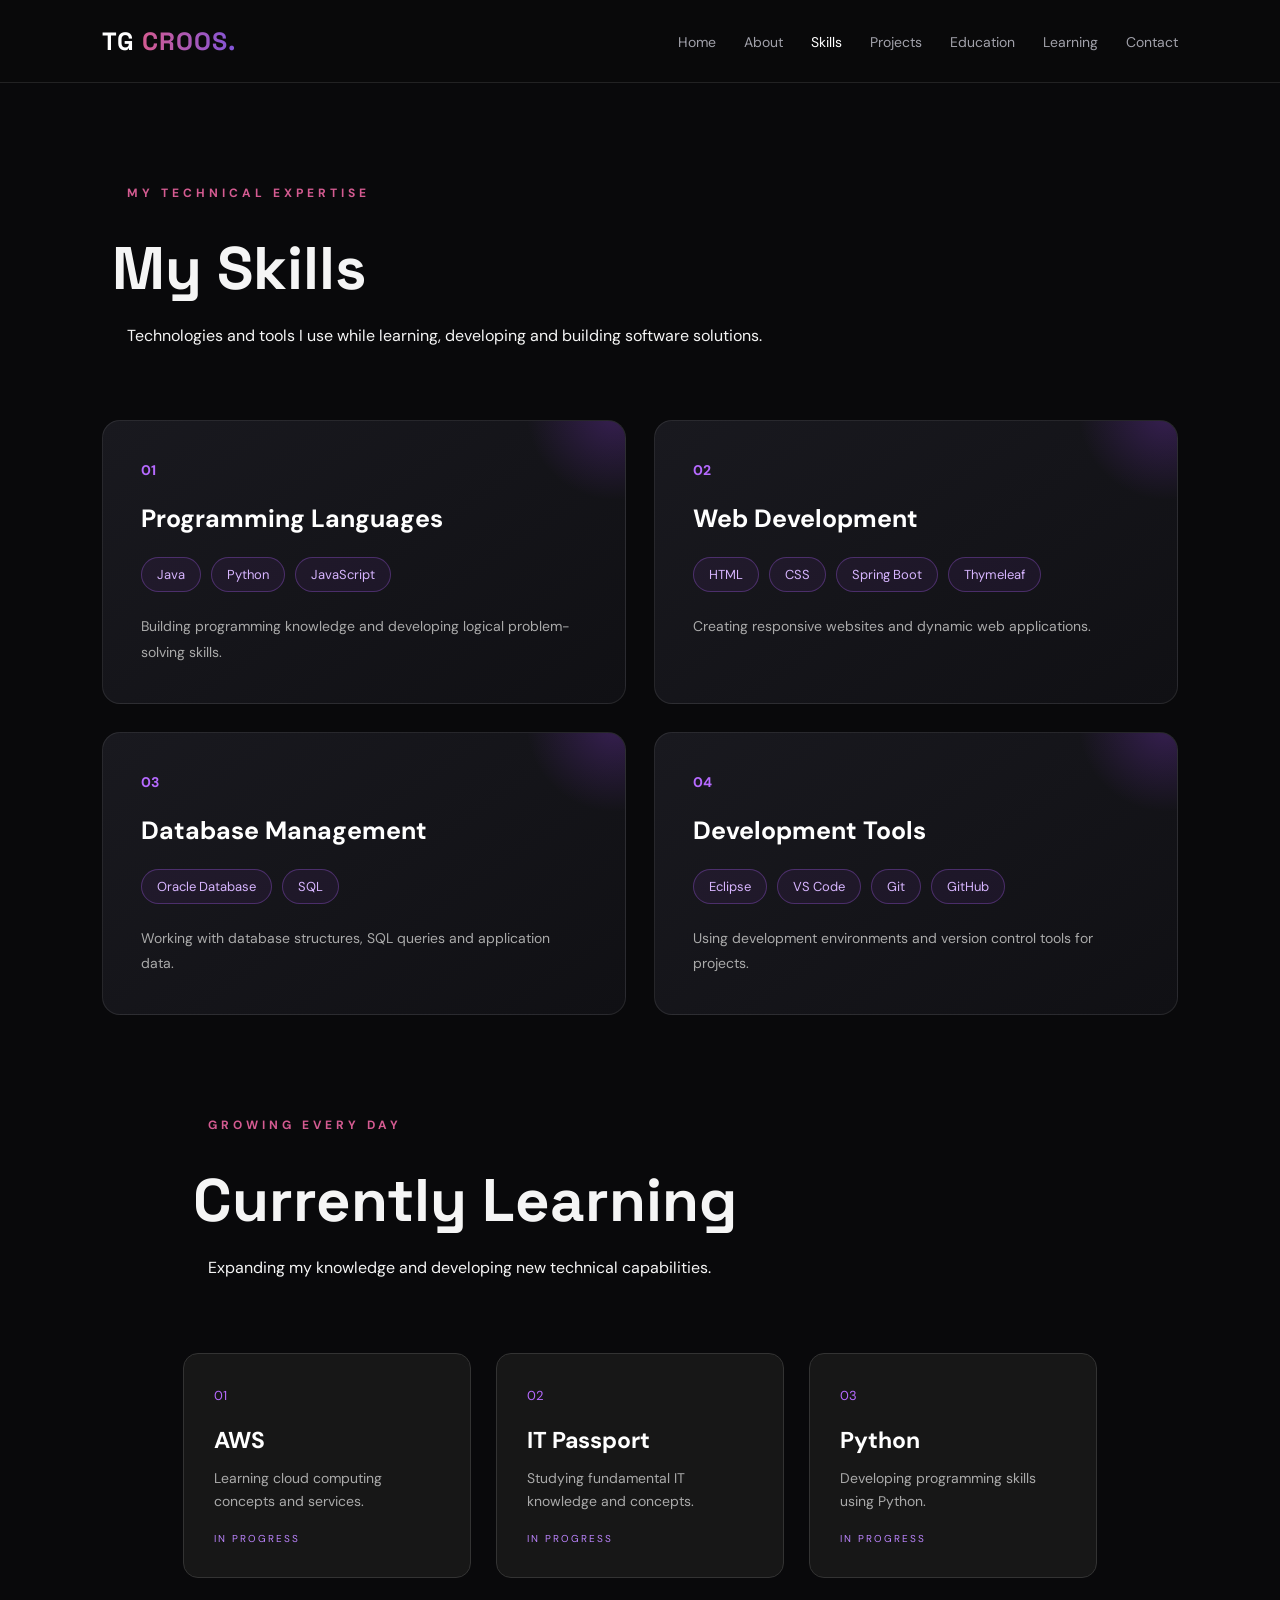
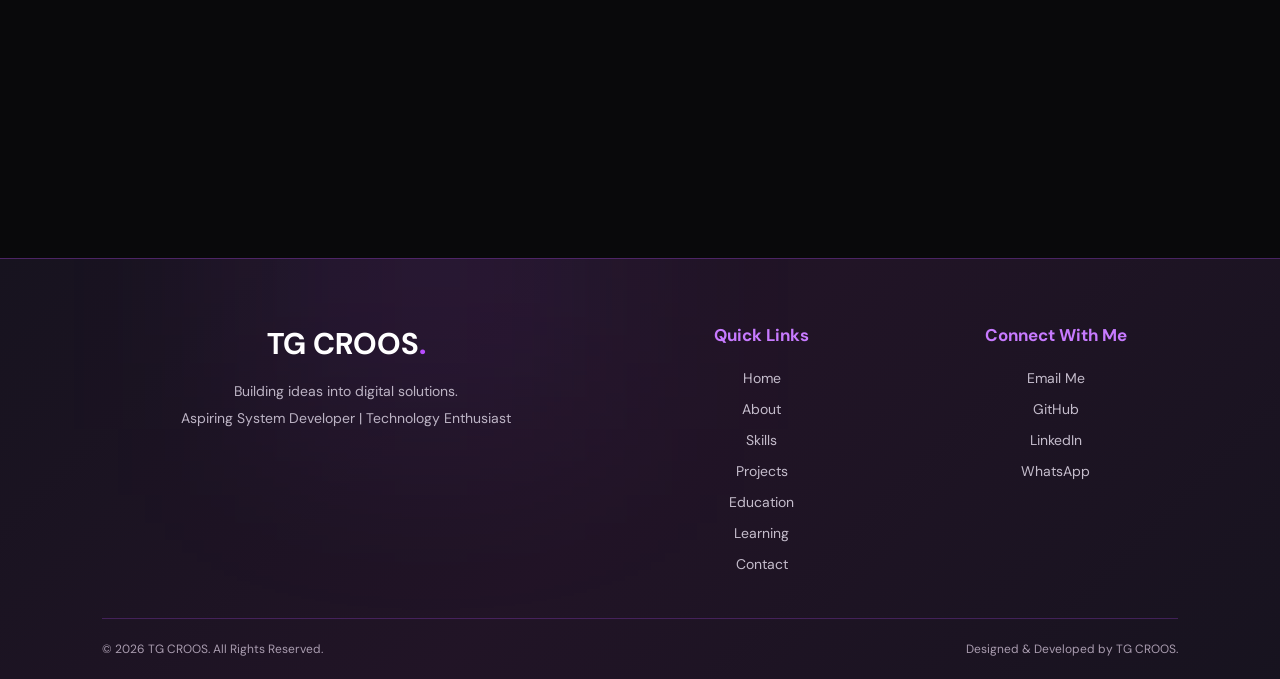
<file: skills.html>
<!DOCTYPE html>
<html lang="en">

<head>
    <meta charset="UTF-8">
    <meta name="viewport" content="width=device-width, initial-scale=1.0">

    <title>Skills | TG CROOS</title>

    <link rel="stylesheet" href="style.css">
</head>

<body>

    <!-- Navigation -->
    <header class="header">
        <nav class="navbar">

            <a href="index.html" class="logo">TG <span>CROOS.</span></a>

            <ul class="nav-links">
                <li><a href="index.html">Home</a></li>
                <li><a href="about.html">About</a></li>
                <li><a href="skills.html" class="active">Skills</a></li>
                <li><a href="projects.html">Projects</a></li>
                <li><a href="education.html">Education</a></li>
                <li><a href="certifications.html">Learning</a></li>
                <li><a href="contact.html">Contact</a></li>
            </ul>

        </nav>
    </header>


    <main>

        <!-- Skills Section -->
        <section class="skills-section">

            <div class="section-heading">
                <p class="hero-label">MY TECHNICAL EXPERTISE</p>
                <h2>My <span>Skills</span></h2>
                <p>
                    Technologies and tools I use while learning,
                    developing and building software solutions.
                </p>
            </div>


            <!-- Programming -->
            <div class="skills-grid">

                <div class="skill-card">
                    <span class="skill-number">01</span>
                    <h3>Programming Languages</h3>

                    <div class="skill-list">
                        <span>Java</span>
                        <span>Python</span>
                        <span>JavaScript</span>
                    </div>

                    <p>
                        Building programming knowledge and developing
                        logical problem-solving skills.
                    </p>
                </div>


                <!-- Web Development -->
                <div class="skill-card">
                    <span class="skill-number">02</span>
                    <h3>Web Development</h3>

                    <div class="skill-list">
                        <span>HTML</span>
                        <span>CSS</span>
                        <span>Spring Boot</span>
                        <span>Thymeleaf</span>
                    </div>

                    <p>
                        Creating responsive websites and dynamic
                        web applications.
                    </p>
                </div>


                <!-- Database -->
                <div class="skill-card">
                    <span class="skill-number">03</span>
                    <h3>Database Management</h3>

                    <div class="skill-list">
                        <span>Oracle Database</span>
                        <span>SQL</span>
                    </div>

                    <p>
                        Working with database structures,
                        SQL queries and application data.
                    </p>
                </div>


                <!-- Tools -->
                <div class="skill-card">
                    <span class="skill-number">04</span>
                    <h3>Development Tools</h3>

                    <div class="skill-list">
                        <span>Eclipse</span>
                        <span>VS Code</span>
                        <span>Git</span>
                        <span>GitHub</span>
                    </div>

                    <p>
                        Using development environments and
                        version control tools for projects.
                    </p>
                </div>

            </div>


            <!-- Currently Learning -->
            <div class="learning-section">

                <div class="section-heading">
                    <p class="hero-label">GROWING EVERY DAY</p>
                    <h2>Currently <span>Learning</span></h2>
                    <p>
                        Expanding my knowledge and developing
                        new technical capabilities.
                    </p>
                </div>

                <div class="learning-cards">

                    <div class="learning-card">
                        <span>01</span>
                        <h3>AWS</h3>
                        <p>Learning cloud computing concepts and services.</p>
                        <small>IN PROGRESS</small>
                    </div>

                    <div class="learning-card">
                        <span>02</span>
                        <h3>IT Passport</h3>
                        <p>Studying fundamental IT knowledge and concepts.</p>
                        <small>IN PROGRESS</small>
                    </div>

                    <div class="learning-card">
                        <span>03</span>
                        <h3>Python</h3>
                        <p>Developing programming skills using Python.</p>
                        <small>IN PROGRESS</small>
                    </div>

                </div>

            </div>

        </section>

    </main>


    <script src="script.js"></script>
<footer class="footer">
    <div class="footer-container">

        <div class="footer-brand">
            <h2>TG CROOS<span>.</span></h2>
            <p>Building ideas into digital solutions.</p>
            <p>Aspiring System Developer | Technology Enthusiast</p>
        </div>

        <div class="footer-links">
            <h3>Quick Links</h3>
            <a href="index.html">Home</a>
            <a href="about.html">About</a>
            <a href="skills.html">Skills</a>
            <a href="projects.html">Projects</a>
            <a href="education.html">Education</a>
            <a href="learning.html">Learning</a>
            <a href="contact.html">Contact</a>
        </div>

        <div class="footer-contact">
            <h3>Connect With Me</h3>
            <a href="mailto:tgimhani88@gmail.com">Email Me</a>
            <a href="https://github.com/P2A-THARUSHIKA" target="_blank">GitHub</a>
            <a href="https://www.linkedin.com/in/tharushika-gimhani-279110413/" target="_blank">LinkedIn</a>
            <a href="https://wa.me/819098455620" target="_blank">WhatsApp</a>
        </div>

    </div>

    <div class="footer-bottom">
        <p>© 2026 TG CROOS. All Rights Reserved.</p>
        <p>Designed & Developed by TG CROOS.</p>
    </div>
</footer>
</body>
</html>
</file>
<file: style.css>
/* =========================
   TG CROOS - PREMIUM THEME
========================= */

@import url('https://fonts.googleapis.com/css2?family=DM+Sans:wght@400;500;600;700&family=Space+Grotesk:wght@400;500;600;700&display=swap');

* {
    margin: 0;
    padding: 0;
    box-sizing: border-box;
    scroll-behavior: smooth;
}

:root {
    --bg: #09090b;
    --card: #121216;
    --text: #f5f5f5;
    --muted: #a1a1aa;
    --accent: #d45b91;
    --purple: #8155d9;
    --border: rgba(255,255,255,0.1);
}

body {
    font-family: 'DM Sans', sans-serif;
    background: var(--bg);
    color: var(--text);
    overflow-x: hidden;
}

/* NAVIGATION */

.header {
    width: 100%;
    padding: 25px 8%;
    position: relative;
    z-index: 10;
    background: rgba(9,9,11,0.9);
    border-bottom: 1px solid var(--border);
}

.navbar {
    display: flex;
    justify-content: space-between;
    align-items: center;
    gap: 30px;
}

.logo {
    font-family: 'Space Grotesk', sans-serif;
    font-size: 25px;
    font-weight: 700;
    color: white;
    text-decoration: none;
    letter-spacing: 1px;
    white-space: nowrap;
}

.logo span {
    background: linear-gradient(90deg, var(--accent), var(--purple));
    -webkit-background-clip: text;
    color: transparent;
}

.nav-links {
    display: flex;
    align-items: center;
    list-style: none;
    gap: 28px;
}

.nav-links a {
    color: var(--muted);
    text-decoration: none;
    font-size: 14px;
    transition: 0.3s;
}

.nav-links a:hover,
.nav-links a.active {
    color: white;
}

/* HERO SECTION */

.hero {
    min-height: 85vh;
    display: flex;
    justify-content: space-between;
    align-items: center;
    padding: 80px 12%;
    gap: 70px;
    position: relative;
    overflow: hidden;
}

.hero::before {
    content: "";
    position: absolute;
    width: 450px;
    height: 450px;
    background: rgba(129,85,217,0.12);
    filter: blur(120px);
    top: 10%;
    left: -10%;
    border-radius: 50%;
    pointer-events: none;
}

.hero-content {
    max-width: 650px;
    position: relative;
    z-index: 2;
    animation: fadeUp 1s ease;
}

.hero-label {
    color: var(--accent);
    font-size: 12px;
    letter-spacing: 4px;
    margin-bottom: 25px;
    font-weight: 700;
}

.hero h1 {
    font-family: 'Space Grotesk', sans-serif;
    font-size: clamp(50px, 6vw, 85px);
    line-height: 1.1;
    margin-bottom: 20px;
}

.hero h1 span {
    background: linear-gradient(90deg, #e16b9e, #9569e9);
    -webkit-background-clip: text;
    color: transparent;
}

.hero h2 {
    color: #d4d4d8;
    font-size: 25px;
    font-weight: 500;
    margin-bottom: 25px;
}

.hero-description {
    color: var(--muted);
    line-height: 1.9;
    font-size: 16px;
    max-width: 550px;
    margin-bottom: 35px;
}

/* BUTTONS */

.hero-buttons {
    display: flex;
    gap: 18px;
    flex-wrap: wrap;
}

.btn {
    display: inline-block;
    padding: 15px 28px;
    border-radius: 8px;
    text-decoration: none;
    font-weight: 600;
    font-size: 14px;
    transition: 0.3s;
}

.primary-btn {
    color: white;
    background: linear-gradient(90deg, #bd477e, #7750c5);
}

.secondary-btn {
    color: white;
    border: 1px solid var(--border);
    background: #151519;
}

.btn:hover {
    transform: translateY(-5px);
    box-shadow: 0 10px 30px rgba(190,70,140,0.2);
}

/* STATUS */

.hero-status {
    display: flex;
    align-items: center;
    gap: 10px;
    color: var(--muted);
    font-size: 13px;
    margin-top: 35px;
}

.status-dot {
    width: 9px;
    height: 9px;
    border-radius: 50%;
    background: #55d98b;
    box-shadow: 0 0 12px #55d98b;
}

/* PROFILE IMAGE */

.hero-image {
    position: relative;
    flex-shrink: 0;
    animation: fadeUp 1.3s ease;
}

.image-frame {
    width: 340px;
    height: 420px;
    padding: 4px;
    border-radius: 22px;
    background: linear-gradient(135deg, #e16b9e, #7750c5);
    box-shadow: 0 0 60px rgba(129,85,217,0.2);
    position: relative;
    z-index: 2;
}

.image-frame img {
    width: 100%;
    height: 100%;
    object-fit: cover;
    border-radius: 19px;
    display: block;
}

.image-decoration {
    position: absolute;
    width: 100%;
    height: 100%;
    border: 1px solid rgba(255,255,255,0.15);
    border-radius: 22px;
    top: 20px;
    left: 20px;
    z-index: 1;
}

/* FOOTER */

footer {
    text-align: center;
    padding: 25px;
    border-top: 1px solid var(--border);
    color: var(--muted);
    font-size: 13px;
}

/* ANIMATIONS */

@keyframes fadeUp {
    from {
        opacity: 0;
        transform: translateY(30px);
    }

    to {
        opacity: 1;
        transform: translateY(0);
    }
}

/* RESPONSIVE */

@media (max-width: 1050px) {

    .navbar {
        flex-direction: column;
    }

    .nav-links {
        flex-wrap: wrap;
        justify-content: center;
    }

    .hero {
        padding: 70px 7%;
    }

}

@media (max-width: 768px) {

    .hero {
        flex-direction: column-reverse;
        text-align: center;
        padding: 60px 7%;
        gap: 50px;
    }

    .hero-image {
        margin-right: 15px;
    }

    .image-frame {
        width: 250px;
        height: 310px;
    }

    .hero-description {
        margin-left: auto;
        margin-right: auto;
    }

    .hero-buttons {
        justify-content: center;
    }

    .hero-status {
        justify-content: center;
    }

    .hero h1 {
        font-size: 48px;
    }

    .nav-links {
        gap: 15px;
    }

}

/* 3D FLIP SERVICE CARDS */

.service-card {
    height: 260px;
    perspective: 1000px;
    cursor: pointer;
}

.service-card-inner {
    width: 100%;
    height: 100%;
    position: relative;
    transform-style: preserve-3d;
    transition: transform 0.8s ease;
}

.service-card:hover .service-card-inner {
    transform: rotateY(180deg);
}

.service-front,
.service-back {
    position: absolute;
    inset: 0;
    padding: 45px;
    border-radius: 16px;
    border: 1px solid rgba(255,255,255,0.12);
    background: linear-gradient(145deg, #19191f, #101014);
    backface-visibility: hidden;
    -webkit-backface-visibility: hidden;
    display: flex;
    flex-direction: column;
    justify-content: center;
}

.service-front {
    background: linear-gradient(145deg, #19191f, #101014);
}

.service-front h3,
.service-back h3 {
    font-family: 'Space Grotesk', sans-serif;
    font-size: 50px;
    font-weight: 700;
    margin-top: 20px;
    line-height: 1.3;
}

.service-number {
    color: #d45b91;
    letter-spacing: 3px;
}

.flip-hint {
    color: #9569e9;
    font-size: 12px;
    margin-top: 25px;
}

.service-back {
    transform: rotateY(180deg);
    background: linear-gradient(135deg, #351b32, #211b3d);
    border-color: #9569e9;
}

.service-back h3 {
    color: #ffffff;
    margin-top: 0;
    margin-bottom: 15px;
}

.service-back p {
    color: #d1cbd9;
    line-height: 1.8;
    font-size: 14px;
}

.service-card:hover .service-front,
.service-card:hover .service-back {
    border-color: #d45b91;
}

@media (max-width: 768px) {
    .service-card {
        height: 250px;
    }
}

@media (hover: none) {
    .service-card:active .service-card-inner {
        transform: rotateY(180deg);
    }
}

.section-heading h2 {
    font-family: 'Space Grotesk', sans-serif;
    font-size: 60px;
    margin: 15px 0;
}

.services-container {
    display: grid;
    grid-template-columns: repeat(2, minmax(0, 1fr));
    gap: 30px;
    max-width: 1100px;
    margin: 0 auto;
}
.service-front {
    display: flex;
    flex-direction: column;
    justify-content: center;
    align-items: flex-start;
    position: absolute;
    inset: 0;
    padding: 35px;
    z-index: 2;
    visibility: visible;
}

.service-front h3 {
    color: #ffffff;
    font-size: 28px;
    font-weight: 700;
    line-height: 1.3;
    margin: 20px 0;
}

/* Service Card Back Content */

.service-card {
    height: 340px;
}

.service-back {
    padding: 25px;
    overflow: hidden;
}

.service-back h3 {
    font-size: 21px;
    font-weight: 700;
    margin: 0 0 12px;
    line-height: 1.3;
}

.service-back p {
    font-size: 13px;
    line-height: 1.5;
    margin-bottom: 12px;
}

.service-points {
    padding-left: 18px;
    margin: 0;
}

.service-points li {
    font-size: 12px;
    line-height: 1.5;
    margin-bottom: 5px;
}

@media (max-width: 768px) {
    .service-card {
        height: 340px;
    }
}
.section-heading {
    max-width: 900px;
    width: 90%;
    margin-left: auto;
    margin-right: auto;
    padding: 0 25px;
    box-sizing: border-box;
}

.section-heading > p {
    line-height: 1.7;
    padding: 0 15px;
}

.section-heading {
    max-width: 1100px;
    width: 100%;
    padding: 0 10px;
    margin: 0 auto 70px;
    box-sizing: border-box;
}

.section-heading > p {
    margin-bottom: 25px;
    line-height: 1.8;
}

/* ABOUT PAGE */

.about-section {
    padding: 100px 10%;
    min-height: 80vh;
}

.about-content {
    display: grid;
    grid-template-columns: 1.2fr 1fr;
    gap: 50px;
    align-items: center;
    max-width: 1100px;
    margin: 60px auto 0;
}

.about-text h3 {
    font-size: 32px;
    font-weight: 700;
    margin-bottom: 25px;
}

.about-text h3 span {
    background: linear-gradient(90deg, #d45b91, #9569e9);
    -webkit-background-clip: text;
    color: transparent;
}

.about-text p {
    color: var(--muted);
    font-size: 15px;
    line-height: 1.9;
    margin-bottom: 18px;
}

.about-highlight {
    display: grid;
    gap: 20px;
}

.highlight-card {
    padding: 25px;
    background: linear-gradient(145deg, #19191f, #101014);
    border: 1px solid rgba(255,255,255,0.1);
    border-radius: 15px;
    transition: 0.3s;
}

.highlight-card:hover {
    transform: translateX(8px);
    border-color: #d45b91;
}

.highlight-card span {
    color: #d45b91;
    font-size: 14px;
    letter-spacing: 3px;
}

.highlight-card h3 {
    font-size: 21px;
    margin: 12px 0;
}

.highlight-card p {
    color: var(--muted);
    font-size: 14px;
    line-height: 1.7;
}

@media (max-width: 768px) {
    .about-content {
        grid-template-columns: 1fr;
    }

    .about-section {
        padding: 70px 6%;
    }
}
/* ABOUT PROFILE IMAGE */

.about-photo {
    display: flex;
    justify-content: center;
    align-items: center;
}

.about-image-frame {
    width: 350px;
    height: 430px;
    border-radius: 25px;
    overflow: hidden;
    border: 2px solid rgba(212, 91, 145, 0.6);
    box-shadow: 0 0 40px rgba(129, 85, 217, 0.2);
}

.about-image-frame img {
    width: 100%;
    height: 100%;
    object-fit: cover;
    object-position: center;
}
/* MY JOURNEY SECTION */

.journey-section {
    padding: 100px 10%;
    background: #0e0e12;
}

.journey-content {
    max-width: 1000px;
    margin: 60px auto 0;
    display: grid;
    grid-template-columns: repeat(2, 1fr);
    gap: 25px;
}

.journey-card {
    padding: 35px;
    background: linear-gradient(145deg, #19191f, #101014);
    border: 1px solid rgba(255,255,255,0.1);
    border-radius: 18px;
    transition: 0.4s ease;
}

.journey-card:hover {
    transform: translateY(-8px);
    border-color: #d45b91;
    box-shadow: 0 15px 40px rgba(129,85,217,0.15);
}

.journey-card span {
    color: #d45b91;
    font-size: 14px;
    letter-spacing: 3px;
    font-weight: 700;
}

.journey-card h3 {
    font-size: 22px;
    margin: 20px 0 15px;
    color: #ffffff;
}

.journey-card p {
    color: var(--muted);
    font-size: 14px;
    line-height: 1.9;
}

@media (max-width: 768px) {
    .journey-content {
        grid-template-columns: 1fr;
    }

    .journey-section {
        padding: 70px 6%;
    }
}
/* ABOUT HIGHLIGHT CARDS */

.about-highlight {
    display: flex;
    flex-direction: column;
    gap: 22px;
    width: 100%;
}

.highlight-card {
    position: relative;
    width: 100%;
    box-sizing: border-box;
    overflow: hidden;
    padding: 30px;
    border-radius: 18px;
    background: linear-gradient(145deg, #19191f, #101014);
    border: 1px solid rgba(255,255,255,0.1);
    transition: 0.4s ease;
}

/* Spotlight Effect */

.highlight-card::before {
    content: "";
    position: absolute;
    top: -100px;
    left: 50%;
    transform: translateX(-50%);
    width: 250px;
    height: 180px;
    background: radial-gradient(
        ellipse,
        rgba(212, 91, 145, 0.25),
        transparent 70%
    );
    opacity: 0;
    transition: opacity 0.4s ease;
    pointer-events: none;
}

.highlight-card:hover::before {
    opacity: 1;
}

.highlight-card:hover {
    transform: translateY(-5px);
    border-color: #d45b91;
    box-shadow: 0 10px 35px rgba(129, 85, 217, 0.15);
}

/* =================================
   TG CROOS PARTICLE ANIMATION
================================= */

.croos-animation {
    position: relative;
    width: 100%;
    height: 430px;
    margin: 50px auto;
    overflow: hidden;
    background: radial-gradient(
        ellipse at center,
        rgba(100, 35, 150, 0.12),
        transparent 70%
    );
}

#croosCanvas {
    display: block;
    width: 100%;
    height: 100%;
}
/* =====================================
   ABOUT PAGE - TWO COLUMN LAYOUT
===================================== */

.about-content {
    display: grid;
    grid-template-columns: 1.1fr 0.9fr;
    gap: 55px;
    align-items: start;
    max-width: 1200px;
    margin: 60px auto 0;
}

/* LEFT SIDE */

.about-left {
    display: flex;
    flex-direction: column;
    gap: 35px;
    width: 100%;
}

.about-text {
    width: 100%;
}

.about-highlight {
    display: flex;
    flex-direction: column;
    gap: 22px;
    width: 100%;
}

.highlight-card {
    width: 100%;
    box-sizing: border-box;
}

/* RIGHT SIDE */

.about-right {
    display: flex;
    flex-direction: column;
    align-items: center;
    width: 100%;
    gap: 25px;
}

.about-photo {
    width: 100%;
    display: flex;
    justify-content: center;
}

.about-image-frame {
    width: 100%;
    max-width: 420px;
    overflow: hidden;
}

.about-image-frame img {
    width: 100%;
    display: block;
    object-fit: cover;
}

/* PARTICLE ANIMATION */

.croos-animation {
    position: relative;
    width: 100%;
    height: 360px;
    margin: 0;
    overflow: hidden;
    background: radial-gradient(
        ellipse at center,
        rgba(130, 45, 190, 0.15),
        transparent 70%
    );
}

#croosCanvas {
    display: block;
    width: 100%;
    height: 100%;
}

/* RESPONSIVE */

@media (max-width: 900px) {

    .about-content {
        grid-template-columns: 1fr;
        gap: 45px;
    }

    .about-right {
        max-width: 550px;
        margin: 0 auto;
    }

}

/* =====================================
   SKILLS PAGE
===================================== */

.skills-section {
    padding: 100px 8%;
    min-height: 100vh;
}

/* SKILLS GRID */

.skills-grid {
    max-width: 1150px;
    margin: 65px auto 100px;
    display: grid;
    grid-template-columns: repeat(2, 1fr);
    gap: 28px;
}

/* SKILL CARDS */

.skill-card {
    position: relative;
    padding: 38px;
    min-height: 250px;
    background: linear-gradient(145deg, #19191f, #101014);
    border: 1px solid rgba(255,255,255,0.09);
    border-radius: 18px;
    overflow: hidden;
    transition: 0.4s ease;
}

.skill-card::before {
    content: "";
    position: absolute;
    width: 180px;
    height: 180px;
    top: -100px;
    right: -80px;
    background: radial-gradient(
        circle,
        rgba(160, 65, 255, 0.25),
        transparent 70%
    );
    transition: 0.4s ease;
}

.skill-card:hover {
    transform: translateY(-10px);
    border-color: rgba(190, 90, 255, 0.6);
    box-shadow: 0 15px 40px rgba(130, 45, 190, 0.15);
}

.skill-card:hover::before {
    transform: scale(1.8);
}

.skill-number {
    color: #b66aff;
    font-size: 14px;
    font-weight: bold;
}

.skill-card h3 {
    color: #ffffff;
    font-size: 25px;
    margin: 22px 0;
}

.skill-card p {
    color: #aaa;
    line-height: 1.8;
    font-size: 14px;
}

/* SKILL TAGS */

.skill-list {
    display: flex;
    flex-wrap: wrap;
    gap: 10px;
    margin-bottom: 22px;
}

.skill-list span {
    padding: 8px 15px;
    border: 1px solid rgba(180, 100, 255, 0.3);
    border-radius: 30px;
    color: #d7b5ff;
    background: rgba(150, 70, 220, 0.08);
    font-size: 13px;
    transition: 0.3s;
}

.skill-list span:hover {
    background: rgba(150, 70, 220, 0.25);
    border-color: #b66aff;
    transform: translateY(-3px);
}

/* CURRENTLY LEARNING */

.learning-section {
    max-width: 1150px;
    margin: 0 auto;
}

.learning-cards {
    display: grid;
    grid-template-columns: repeat(3, 1fr);
    gap: 25px;
    margin-top: 50px;
}

.learning-card {
    position: relative;
    padding: 30px;
    min-height: 190px;
    background: linear-gradient(145deg, #19191f, #101014);
    border: 1px solid rgba(255,255,255,0.09);
    border-radius: 16px;
    transition: 0.4s ease;
}

.learning-card:hover {
    transform: translateY(-8px);
    border-color: #b66aff;
    box-shadow: 0 12px 35px rgba(150, 60, 220, 0.15);
}

.learning-card > span {
    color: #b66aff;
    font-size: 13px;
}

.learning-card h3 {
    color: white;
    font-size: 23px;
    margin: 20px 0 12px;
}

.learning-card p {
    color: #aaa;
    font-size: 14px;
    line-height: 1.7;
}

.learning-card small {
    display: inline-block;
    margin-top: 18px;
    color: #bd85ff;
    letter-spacing: 2px;
    font-size: 10px;
}

/* RESPONSIVE */

@media (max-width: 850px) {

    .skills-grid {
        grid-template-columns: 1fr;
    }

    .learning-cards {
        grid-template-columns: 1fr;
    }

}

@media (max-width: 500px) {

    .skills-section {
        padding: 70px 5%;
    }

    .skill-card {
        padding: 25px;
    }

    .skill-card h3 {
        font-size: 21px;
    }

}

/* PROJECTS PAGE */

.projects-section {
    max-width: 1200px;
    margin: 100px auto 80px;
    padding: 0 25px;
}

.projects-heading {
    text-align: center;
    margin-bottom: 65px;
}

.projects-heading span {
    color: #c084fc;
    letter-spacing: 4px;
    font-size: 13px;
    font-weight: 600;
}

.projects-heading h1 {
    font-size: 48px;
    margin: 15px 0;
    color: #fff;
}

.projects-heading p {
    color: #aaa;
    font-size: 16px;
    line-height: 1.8;
}

.projects-grid {
    display: grid;
    grid-template-columns: repeat(2, 1fr);
    gap: 28px;
}

.project-card {
    position: relative;
    padding: 35px;
    background: linear-gradient(145deg, #191919, #101010);
    border: 1px solid rgba(192, 132, 252, 0.2);
    border-radius: 18px;
    transition: 0.4s ease;
    overflow: hidden;
}

.project-card:hover {
    transform: translateY(-8px);
    border-color: #c084fc;
    box-shadow: 0 15px 35px rgba(150, 60, 220, 0.15);
}

.project-number {
    font-size: 42px;
    font-weight: 800;
    color: rgba(192, 132, 252, 0.25);
    margin-bottom: 20px;
}

.project-type {
    color: #c084fc;
    font-size: 11px;
    letter-spacing: 2px;
    font-weight: 600;
}

.project-content h2 {
    color: #fff;
    font-size: 25px;
    margin: 15px 0;
}

.project-content p {
    color: #aaa;
    font-size: 14px;
    line-height: 1.9;
    margin-bottom: 25px;
}

.project-tech {
    display: flex;
    flex-wrap: wrap;
    gap: 9px;
}

.project-tech span {
    padding: 7px 13px;
    background: rgba(192, 132, 252, 0.1);
    border: 1px solid rgba(192, 132, 252, 0.2);
    border-radius: 20px;
    color: #d8b4fe;
    font-size: 12px;
}

.project-status {
    margin-top: 25px;
    padding-top: 18px;
    border-top: 1px solid #333;
    color: #c084fc;
    font-size: 12px;
    letter-spacing: 1px;
}

@media (max-width: 768px) {
    .projects-grid {
        grid-template-columns: 1fr;
    }

    .projects-heading h1 {
        font-size: 36px;
    }
}
/* EDUCATION PAGE */

.education-section {
    max-width: 1000px;
    margin: 100px auto 80px;
    padding: 0 25px;
}

.education-heading {
    text-align: center;
    margin-bottom: 70px;
}

.education-heading span {
    color: #c084fc;
    font-size: 13px;
    letter-spacing: 4px;
    font-weight: 600;
}

.education-heading h1 {
    color: #fff;
    font-size: 48px;
    margin: 15px 0;
}

.education-heading p {
    color: #aaa;
    line-height: 1.8;
}

.education-timeline {
    display: flex;
    flex-direction: column;
    gap: 25px;
}

.education-card {
    display: flex;
    gap: 30px;
    padding: 35px;
    background: linear-gradient(145deg, #191919, #101010);
    border: 1px solid rgba(192, 132, 252, 0.2);
    border-radius: 18px;
    transition: 0.4s ease;
}

.education-card:hover {
    transform: translateX(8px);
    border-color: #c084fc;
    box-shadow: 0 12px 30px rgba(150, 60, 220, 0.13);
}

.education-number {
    font-size: 38px;
    font-weight: 800;
    color: rgba(192, 132, 252, 0.4);
    min-width: 65px;
}

.education-period {
    color: #c084fc;
    font-size: 13px;
    letter-spacing: 2px;
}

.education-info h2 {
    color: #fff;
    font-size: 23px;
    margin: 12px 0;
}

.education-info h3 {
    color: #d8b4fe;
    font-size: 15px;
    font-weight: 500;
    margin-bottom: 15px;
}

.education-info p {
    color: #aaa;
    font-size: 14px;
    line-height: 1.9;
}

.education-location {
    display: inline-block;
    margin-top: 18px;
    color: #c084fc;
    font-size: 13px;
}

.current-education {
    border-color: rgba(192, 132, 252, 0.55);
    background: linear-gradient(145deg, #21172b, #111);
}

.current-badge {
    display: inline-block;
    margin-left: 15px;
    padding: 6px 12px;
    border-radius: 20px;
    background: rgba(192, 132, 252, 0.15);
    color: #d8b4fe;
    font-size: 10px;
    letter-spacing: 1px;
}

@media (max-width: 600px) {
    .education-heading h1 {
        font-size: 36px;
    }

    .education-card {
        padding: 22px;
        gap: 15px;
    }

    .education-number {
        font-size: 27px;
        min-width: 40px;
    }

    .education-info h2 {
        font-size: 19px;
    }

    .current-badge {
        margin: 12px 0 0;
    }
}
/* Additional Qualifications */

.qualifications-section {
    width: 100%;
    margin-top: 70px;
    padding: 40px 0;
}

.qualifications-heading {
    text-align: center;
    margin-bottom: 40px;
}

.qualifications-heading span {
    color: #b84cff;
    font-size: 13px;
    letter-spacing: 3px;
}

.qualifications-heading h2 {
    font-size: 32px;
    margin: 12px 0;
    color: #ffffff;
}

.qualifications-heading p {
    color: #aaa;
    font-size: 14px;
}

.qualifications-grid {
    display: grid;
    grid-template-columns: repeat(2, 1fr);
    gap: 25px;
}

.qualification-card {
    background: #171717;
    border: 1px solid #333;
    border-radius: 15px;
    padding: 28px;
    transition: 0.3s ease;
}

.qualification-card:hover {
    transform: translateY(-7px);
    border-color: #b84cff;
    box-shadow: 0 8px 25px rgba(184, 76, 255, 0.15);
}

.qualification-number {
    color: #b84cff;
    font-size: 14px;
}

.qualification-card h3 {
    color: #fff;
    font-size: 20px;
    margin: 15px 0 8px;
}

.qualification-card p {
    color: #aaa;
    font-size: 14px;
}

.qualification-status {
    display: inline-block;
    margin-top: 18px;
    padding: 7px 14px;
    border-radius: 20px;
    font-size: 12px;
}

.qualification-status.completed {
    color: #7dffb0;
    background: rgba(50, 200, 120, 0.12);
}

.qualification-status.discontinued {
    color: #ffc76b;
    background: rgba(255, 190, 70, 0.12);
}

@media (max-width: 768px) {
    .qualifications-grid {
        grid-template-columns: 1fr;
    }
}

/* Learning Page */

.learning-section {
    width: 85%;
    max-width: 1200px;
    margin: 100px auto;
}

.learning-heading {
    text-align: center;
    margin-bottom: 55px;
}

.learning-heading span {
    color: #b84cff;
    font-size: 13px;
    letter-spacing: 3px;
}

.learning-heading h1 {
    color: #fff;
    font-size: 42px;
    margin: 15px 0;
}

.learning-heading p {
    color: #aaa;
    font-size: 15px;
}

.learning-grid {
    display: grid;
    grid-template-columns: repeat(2, 1fr);
    gap: 25px;
}

.learning-card {
    background: #171717;
    border: 1px solid #333;
    border-radius: 15px;
    padding: 30px;
    transition: 0.3s ease;
}

.learning-card:hover {
    transform: translateY(-7px);
    border-color: #b84cff;
    box-shadow: 0 8px 25px rgba(184, 76, 255, 0.15);
}

.learning-number {
    color: #b84cff;
    font-size: 14px;
}

.learning-card h2 {
    color: #fff;
    font-size: 22px;
    margin: 18px 0 12px;
}

.learning-card p {
    color: #aaa;
    font-size: 14px;
    line-height: 1.7;
}

.learning-status {
    display: inline-block;
    margin-top: 20px;
    padding: 8px 15px;
    border-radius: 20px;
    color: #7dffb0;
    background: rgba(50, 200, 120, 0.12);
    font-size: 12px;
}

@media (max-width: 768px) {
    .learning-grid {
        grid-template-columns: 1fr;
    }

    .learning-heading h1 {
        font-size: 32px;
    }
}
/* Learning Card Points */

.learning-card ul {
    list-style: none;
    margin-top: 20px;
    padding: 0;
}

.learning-card ul li {
    color: #c5c5c5;
    font-size: 14px;
    padding: 9px 0 9px 22px;
    position: relative;
    border-bottom: 1px solid #292929;
}

.learning-card ul li::before {
    content: "▹";
    color: #b84cff;
    position: absolute;
    left: 0;
    font-size: 17px;
}

.learning-card ul li:last-child {
    border-bottom: none;
}

.learning-card ul li:hover {
    color: #ffffff;
    transform: translateX(5px);
    transition: 0.3s;
}

/* Contact Page */

.contact-section {
    width: 85%;
    max-width: 1200px;
    margin: 100px auto;
}

.contact-heading {
    text-align: center;
    margin-bottom: 55px;
}

.contact-heading span {
    color: #b84cff;
    font-size: 13px;
    letter-spacing: 3px;
}

.contact-heading h1 {
    color: #fff;
    font-size: 42px;
    margin: 15px 0;
}

.contact-heading p {
    color: #aaa;
    font-size: 15px;
}

.contact-container {
    display: grid;
    grid-template-columns: 1fr 1.2fr;
    gap: 35px;
}

.contact-info,
.contact-form {
    background: #171717;
    border: 1px solid #333;
    border-radius: 18px;
    padding: 35px;
}

.contact-info h2,
.contact-form h2 {
    color: #fff;
    font-size: 24px;
    margin-bottom: 20px;
}

.contact-info > p {
    color: #aaa;
    line-height: 1.8;
    margin-bottom: 30px;
}

.contact-item {
    margin-bottom: 25px;
}

.contact-item span {
    display: block;
    color: #b84cff;
    font-size: 13px;
    margin-bottom: 8px;
}

.contact-item a,
.contact-item p {
    color: #ddd;
    text-decoration: none;
    font-size: 15px;
}

.contact-item a:hover {
    color: #b84cff;
}

.contact-form form {
    display: flex;
    flex-direction: column;
    gap: 18px;
}

.contact-form input,
.contact-form textarea {
    width: 100%;
    padding: 15px;
    background: #222;
    border: 1px solid #383838;
    border-radius: 8px;
    color: #fff;
    font-size: 14px;
    outline: none;
}

.contact-form input:focus,
.contact-form textarea:focus {
    border-color: #b84cff;
}

.contact-form textarea {
    resize: vertical;
}

.contact-form button {
    padding: 14px;
    background: linear-gradient(90deg, #b84cff, #713cff);
    border: none;
    border-radius: 8px;
    color: #fff;
    font-size: 15px;
    font-weight: bold;
    cursor: pointer;
    transition: 0.3s;
}

.contact-form button:hover {
    transform: translateY(-3px);
    box-shadow: 0 5px 20px rgba(184, 76, 255, 0.3);
}

@media (max-width: 768px) {
    .contact-container {
        grid-template-columns: 1fr;
    }

    .contact-heading h1 {
        font-size: 32px;
    }
}
/* Success Popup */

.success-popup {
    position: fixed;
    top: 0;
    left: 0;
    width: 100%;
    height: 100%;
    background: rgba(0, 0, 0, 0.85);
    display: flex;
    justify-content: center;
    align-items: center;
    z-index: 9999;
    opacity: 0;
    visibility: hidden;
    transition: 0.4s ease;
}

.success-popup.active {
    opacity: 1;
    visibility: visible;
}

.success-popup-content {
    background: #181818;
    padding: 40px;
    border-radius: 15px;
    text-align: center;
    max-width: 400px;
    width: 90%;
    border: 1px solid #b84cff;
    transform: scale(0.7);
    transition: 0.4s ease;
}

.success-popup.active .success-popup-content {
    transform: scale(1);
}

.success-icon {
    width: 65px;
    height: 65px;
    background: linear-gradient(135deg, #b84cff, #ff416c);
    color: white;
    font-size: 35px;
    border-radius: 50%;
    display: flex;
    justify-content: center;
    align-items: center;
    margin: 0 auto 20px;
}

.success-popup-content h2 {
    color: white;
    margin-bottom: 12px;
}

.success-popup-content p {
    color: #bbbbbb;
    line-height: 1.6;
    margin-bottom: 25px;
}

.success-popup-content button {
    padding: 12px 30px;
    background: linear-gradient(135deg, #b84cff, #ff416c);
    color: white;
    border: none;
    border-radius: 25px;
    cursor: pointer;
    font-size: 14px;
    transition: 0.3s;
}

.success-popup-content button:hover {
    transform: translateY(-3px);
    box-shadow: 0 5px 20px rgba(184, 76, 255, 0.4);
}
/* FOOTER SECTION */

.footer {
    background: linear-gradient(135deg, #17131f, #211426, #17131f);
    padding: 65px 8% 22px;
    margin-top: 80px;
    border-top: 1px solid rgba(184, 76, 255, 0.3);
    position: relative;
    overflow: hidden;
}

.footer::before {
    content: "";
    position: absolute;
    width: 350px;
    height: 350px;
    background: rgba(184, 76, 255, 0.08);
    filter: blur(100px);
    top: -180px;
    left: 20%;
    pointer-events: none;
}

.footer-container {
    display: grid;
    grid-template-columns: 2fr 1fr 1fr;
    gap: 50px;
    max-width: 1200px;
    margin: auto;
    position: relative;
    z-index: 1;
}

.footer-brand h2 {
    color: #ffffff;
    font-size: 30px;
    margin-bottom: 15px;
}

.footer-brand h2 span {
    color: #b84cff;
}

.footer-brand p {
    color: #bdb4c5;
    font-size: 14px;
    line-height: 1.9;
}

.footer-links,
.footer-contact {
    display: flex;
    flex-direction: column;
    gap: 13px;
}

.footer-links h3,
.footer-contact h3 {
    color: #c77aff;
    font-size: 17px;
    margin-bottom: 10px;
}

.footer-links a,
.footer-contact a {
    color: #c5bdcc;
    text-decoration: none;
    font-size: 14px;
    transition: 0.3s ease;
}

.footer-links a:hover,
.footer-contact a:hover {
    color: #ffffff;
    transform: translateX(6px);
    text-shadow: 0 0 12px rgba(184, 76, 255, 0.7);
}

.footer-bottom {
    border-top: 1px solid rgba(184, 76, 255, 0.25);
    margin-top: 45px;
    padding-top: 22px;
    display: flex;
    justify-content: space-between;
    gap: 15px;
    flex-wrap: wrap;
    position: relative;
    z-index: 1;
}

.footer-bottom p {
    color: #a99caf;
    font-size: 12px;
}

@media (max-width: 768px) {
    .footer-container {
        grid-template-columns: 1fr 1fr;
        gap: 35px;
    }

    .footer-brand {
        grid-column: 1 / -1;
    }

    .footer-bottom {
        flex-direction: column;
        text-align: center;
    }
}

@media (max-width: 480px) {
    .footer-container {
        grid-template-columns: 1fr;
    }

    .footer-brand {
        grid-column: auto;
    }
}
/* MOBILE SERVICE CARDS FIX */

@media (max-width: 768px) {

    .services-container {
        grid-template-columns: 1fr;
        max-width: 420px;
        width: 100%;
        padding: 0 15px;
        gap: 22px;
        box-sizing: border-box;
    }

    .service-card {
        width: 100%;
        height: 300px;
        box-sizing: border-box;
    }

    .service-front,
    .service-back {
        padding: 25px;
        box-sizing: border-box;
        width: 100%;
    }

    .service-front h3 {
        font-size: 25px;
        line-height: 1.3;
        overflow-wrap: break-word;
    }

    .service-back h3 {
        font-size: 20px;
    }

    .service-back p {
        font-size: 13px;
    }

    .service-points li {
        font-size: 12px;
    }

    .section-heading h2 {
        font-size: 36px;
    }
}

/* medITrail PROJECT POPUP */

.project-popup {
    position: fixed;
    inset: 0;
    background: rgba(0, 0, 0, 0.85);
    display: flex;
    justify-content: center;
    align-items: center;
    z-index: 9999;
    opacity: 0;
    visibility: hidden;
    transition: 0.4s ease;
    padding: 20px;
    box-sizing: border-box;
}

.project-popup.active {
    opacity: 1;
    visibility: visible;
}

.project-popup-content {
    position: relative;
    background: linear-gradient(145deg, #19191f, #211b3d);
    border: 1px solid #9569e9;
    border-radius: 20px;
    padding: 40px;
    width: 100%;
    max-width: 550px;
    max-height: 85vh;
    overflow-y: auto;
    transform: scale(0.8);
    transition: 0.4s ease;
}

.project-popup.active .project-popup-content {
    transform: scale(1);
}

.project-popup-content h2 {
    font-size: 32px;
    color: #ffffff;
    margin: 18px 0;
}

.project-popup-content h3 {
    color: #c77aff;
    margin: 25px 0 12px;
}

.project-popup-content p,
.project-popup-content li {
    color: #d1cbd9;
    line-height: 1.8;
}

.project-popup-content ul {
    padding-left: 22px;
}

.popup-close {
    position: absolute;
    top: 15px;
    right: 20px;
    background: none;
    border: none;
    color: #ffffff;
    font-size: 30px;
    cursor: pointer;
}

.popup-close:hover {
    color: #d45b91;
}

@media (max-width: 600px) {
    .project-popup-content {
        padding: 30px 22px;
    }

    .project-popup-content h2 {
        font-size: 26px;
    }
}
/* =========================
   CV DOWNLOAD BUTTONS
========================= */

.contact-item a {
    display: inline-block;
    margin-top: 8px;
    margin-right: 10px;
    padding: 10px 16px;
    border: 1px solid rgba(220, 100, 255, 0.5);
    border-radius: 8px;
    background: linear-gradient(135deg, #a855f7, #ec4899);
    color: #ffffff;
    text-decoration: none;
    font-size: 13px;
    font-weight: 600;
    transition: all 0.3s ease;
}

.contact-item a:hover {
    transform: translateY(-3px);
    box-shadow: 0 6px 20px rgba(200, 80, 255, 0.3);
    background: linear-gradient(135deg, #ec4899, #a855f7);
}
/* CV DOWNLOAD BUTTONS */

.cv-buttons {
    display: flex;
    gap: 15px;
    margin-top: 22px;
    flex-wrap: wrap;
}

.cv-buttons a {
    display: inline-flex;
    align-items: center;
    justify-content: center;
    padding: 12px 20px;
    border: 1px solid rgba(200, 100, 255, 0.5);
    border-radius: 8px;
    background: rgba(150, 70, 200, 0.12);
    color: #ffffff;
    text-decoration: none;
    font-size: 14px;
    font-weight: 600;
    transition: 0.3s ease;
}

.cv-buttons a:hover {
    background: linear-gradient(135deg, #a855f7, #ec4899);
    transform: translateY(-3px);
    box-shadow: 0 5px 18px rgba(200, 80, 255, 0.25);
}

@media (max-width: 600px) {
    .cv-buttons {
        flex-direction: column;
        align-items: flex-start;
    }
}
/* ===== MOBILE SERVICE CARD FLIP FIX ===== */

.service-card-inner {
    position: relative;
    width: 100%;
    height: 100%;
    transform-style: preserve-3d;
    -webkit-transform-style: preserve-3d;
    transition: transform 0.7s ease;
    -webkit-transition: -webkit-transform 0.7s ease;
}

.service-front,
.service-back {
    position: absolute;
    inset: 0;
    -webkit-backface-visibility: hidden;
    backface-visibility: hidden;
}

.service-back {
    transform: rotateY(180deg);
    -webkit-transform: rotateY(180deg);
}

@media (hover: hover) and (pointer: fine) {
    .service-card:hover .service-card-inner {
        transform: rotateY(180deg);
        -webkit-transform: rotateY(180deg);
    }
}

@media (hover: none), (pointer: coarse) {
    .service-card {
        cursor: pointer;
        -webkit-tap-highlight-color: transparent;
    }

    .service-card:hover .service-card-inner {
        transform: none !important;
        -webkit-transform: none !important;
    }

    .service-card.flipped .service-card-inner {
        transform: rotateY(180deg) !important;
        -webkit-transform: rotateY(180deg) !important;
    }
}
/* ===== IPHONE SAFARI SERVICE FLIP FIX ===== */

.service-card {
    perspective: 1000px;
    -webkit-perspective: 1000px;
    cursor: pointer;
}

.service-card-inner {
    transform-style: preserve-3d;
    -webkit-transform-style: preserve-3d;
    transition: transform 0.8s ease;
    -webkit-transition: -webkit-transform 0.8s ease;
}

.service-front,
.service-back {
    -webkit-backface-visibility: hidden;
    backface-visibility: hidden;
}

.service-back {
    transform: rotateY(180deg);
    -webkit-transform: rotateY(180deg);
}

.service-card.flipped .service-card-inner {
    transform: rotateY(180deg) !important;
    -webkit-transform: rotateY(180deg) !important;
}

/* Prevent hover conflict on touch devices */
@media (hover: none), (pointer: coarse) {

    .service-card:hover .service-card-inner {
        transform: none;
        -webkit-transform: none;
    }

    .service-card.flipped .service-card-inner {
        transform: rotateY(180deg) !important;
        -webkit-transform: rotateY(180deg) !important;
    }

}
</file>
